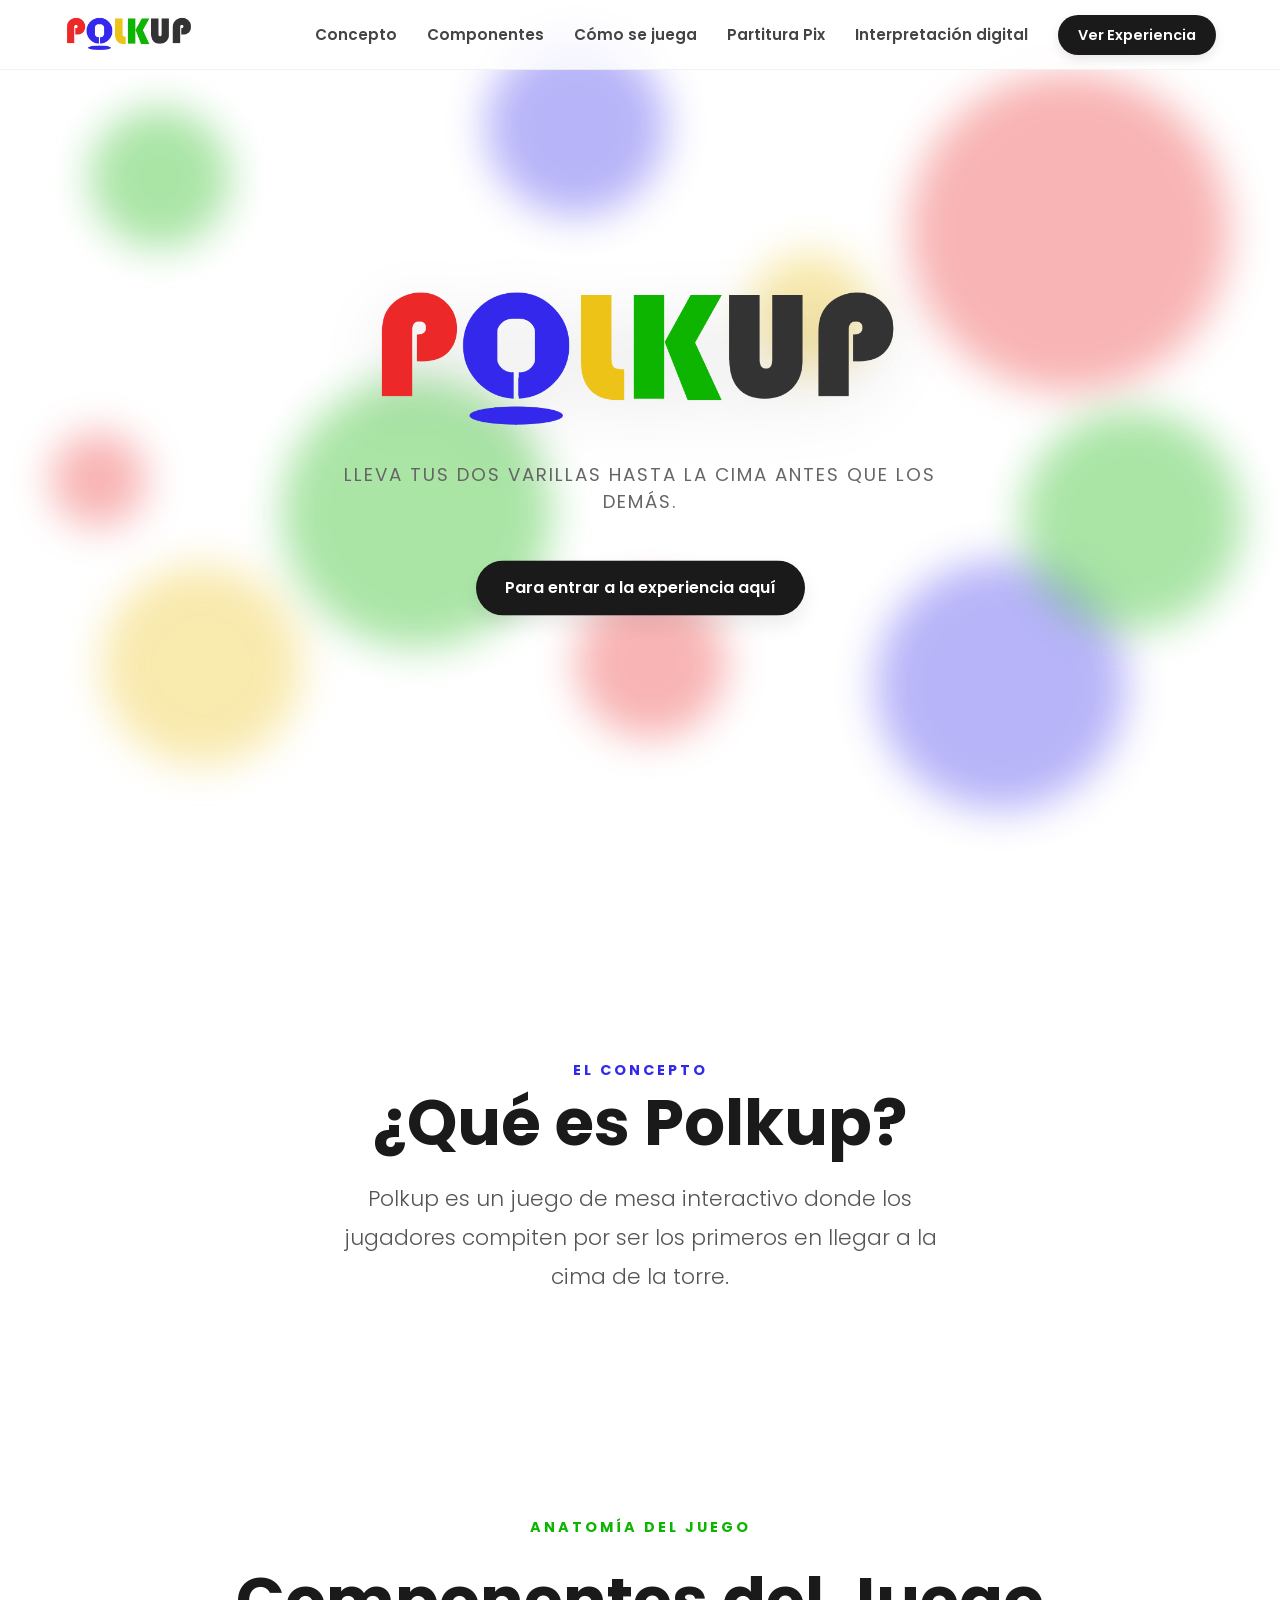
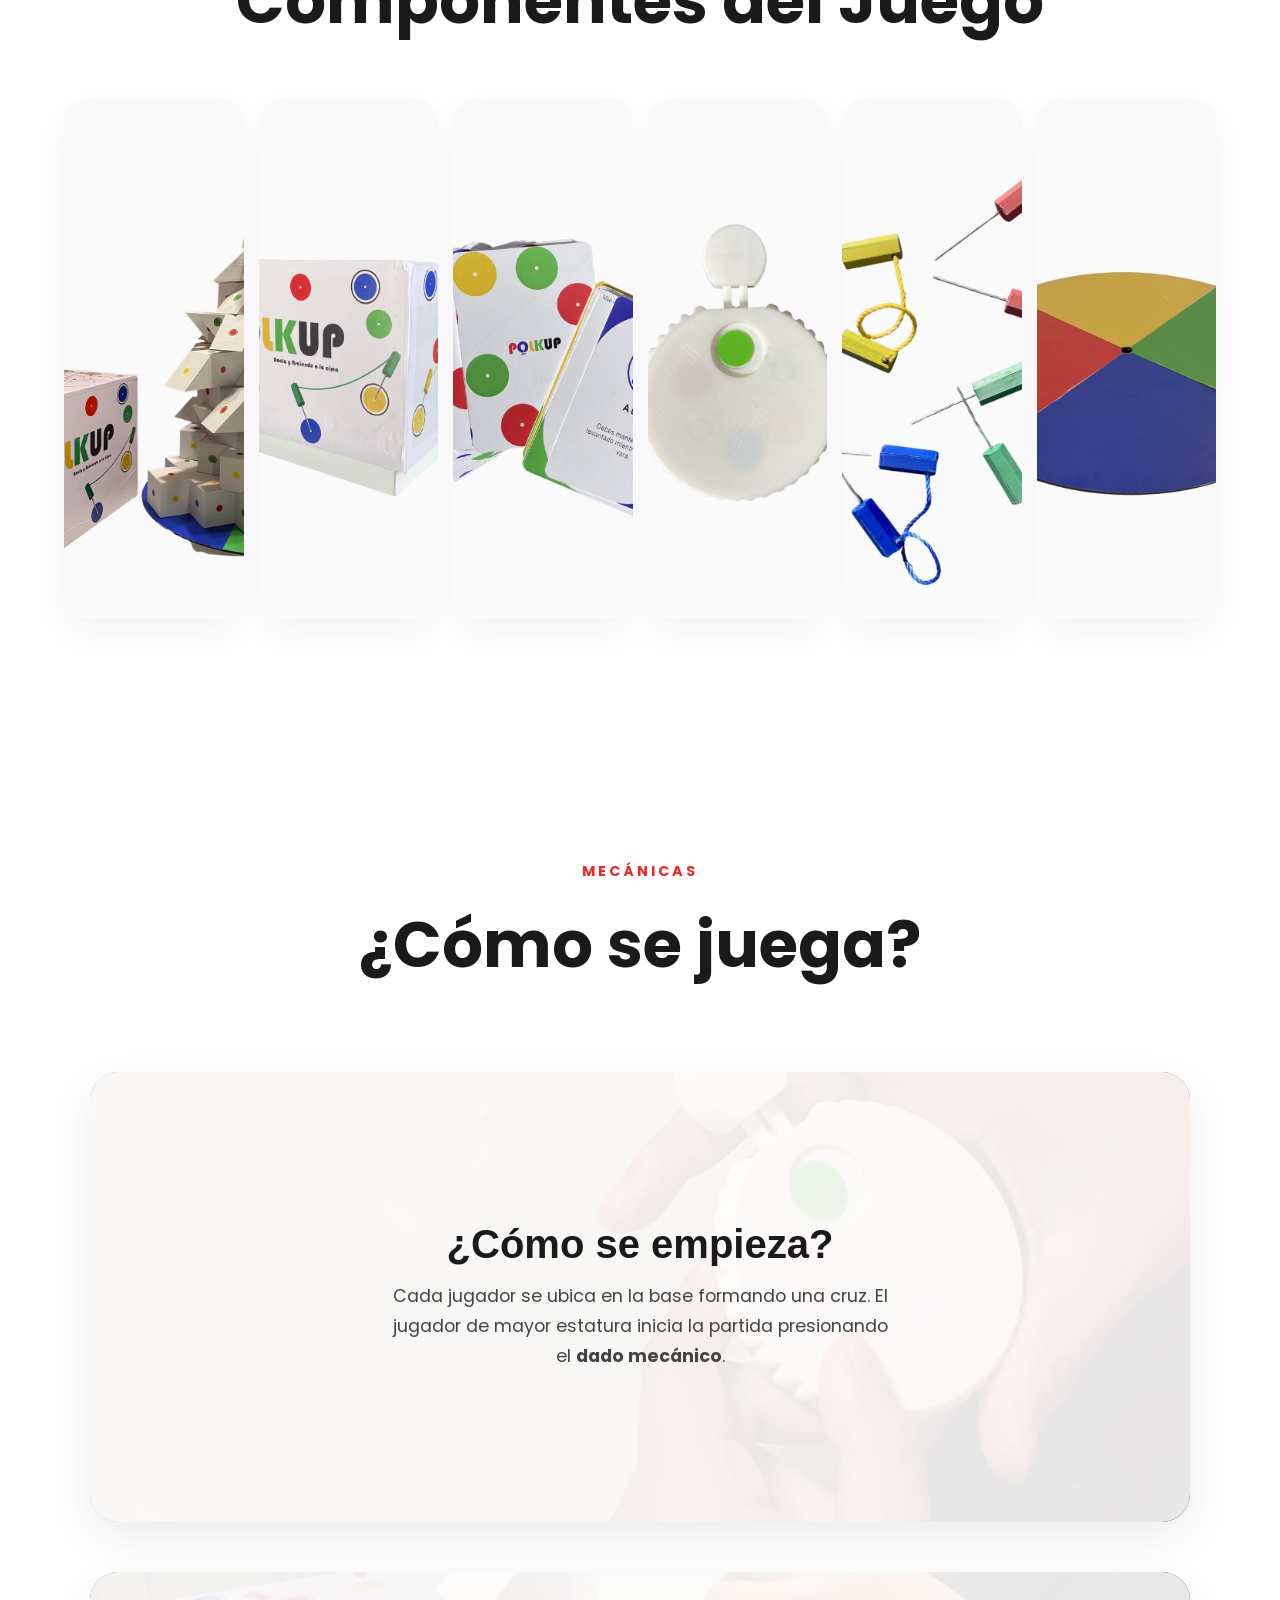
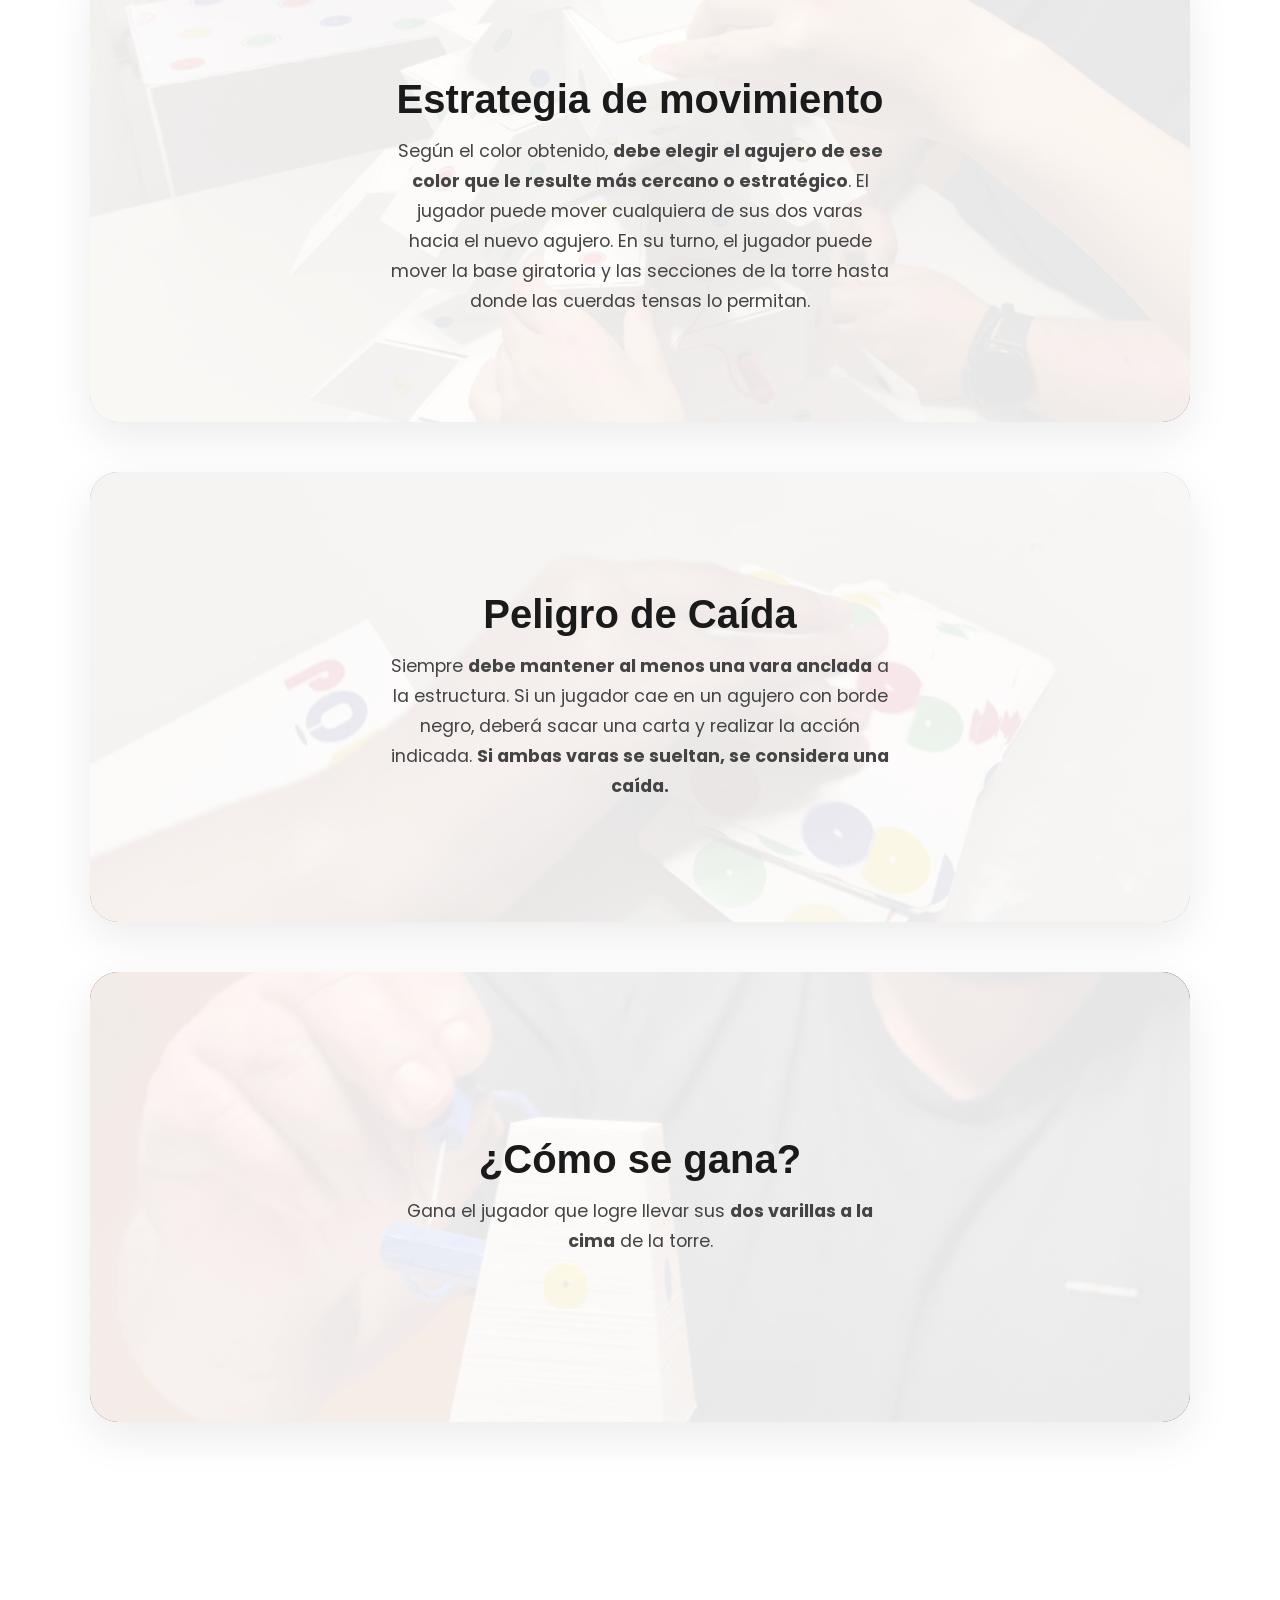
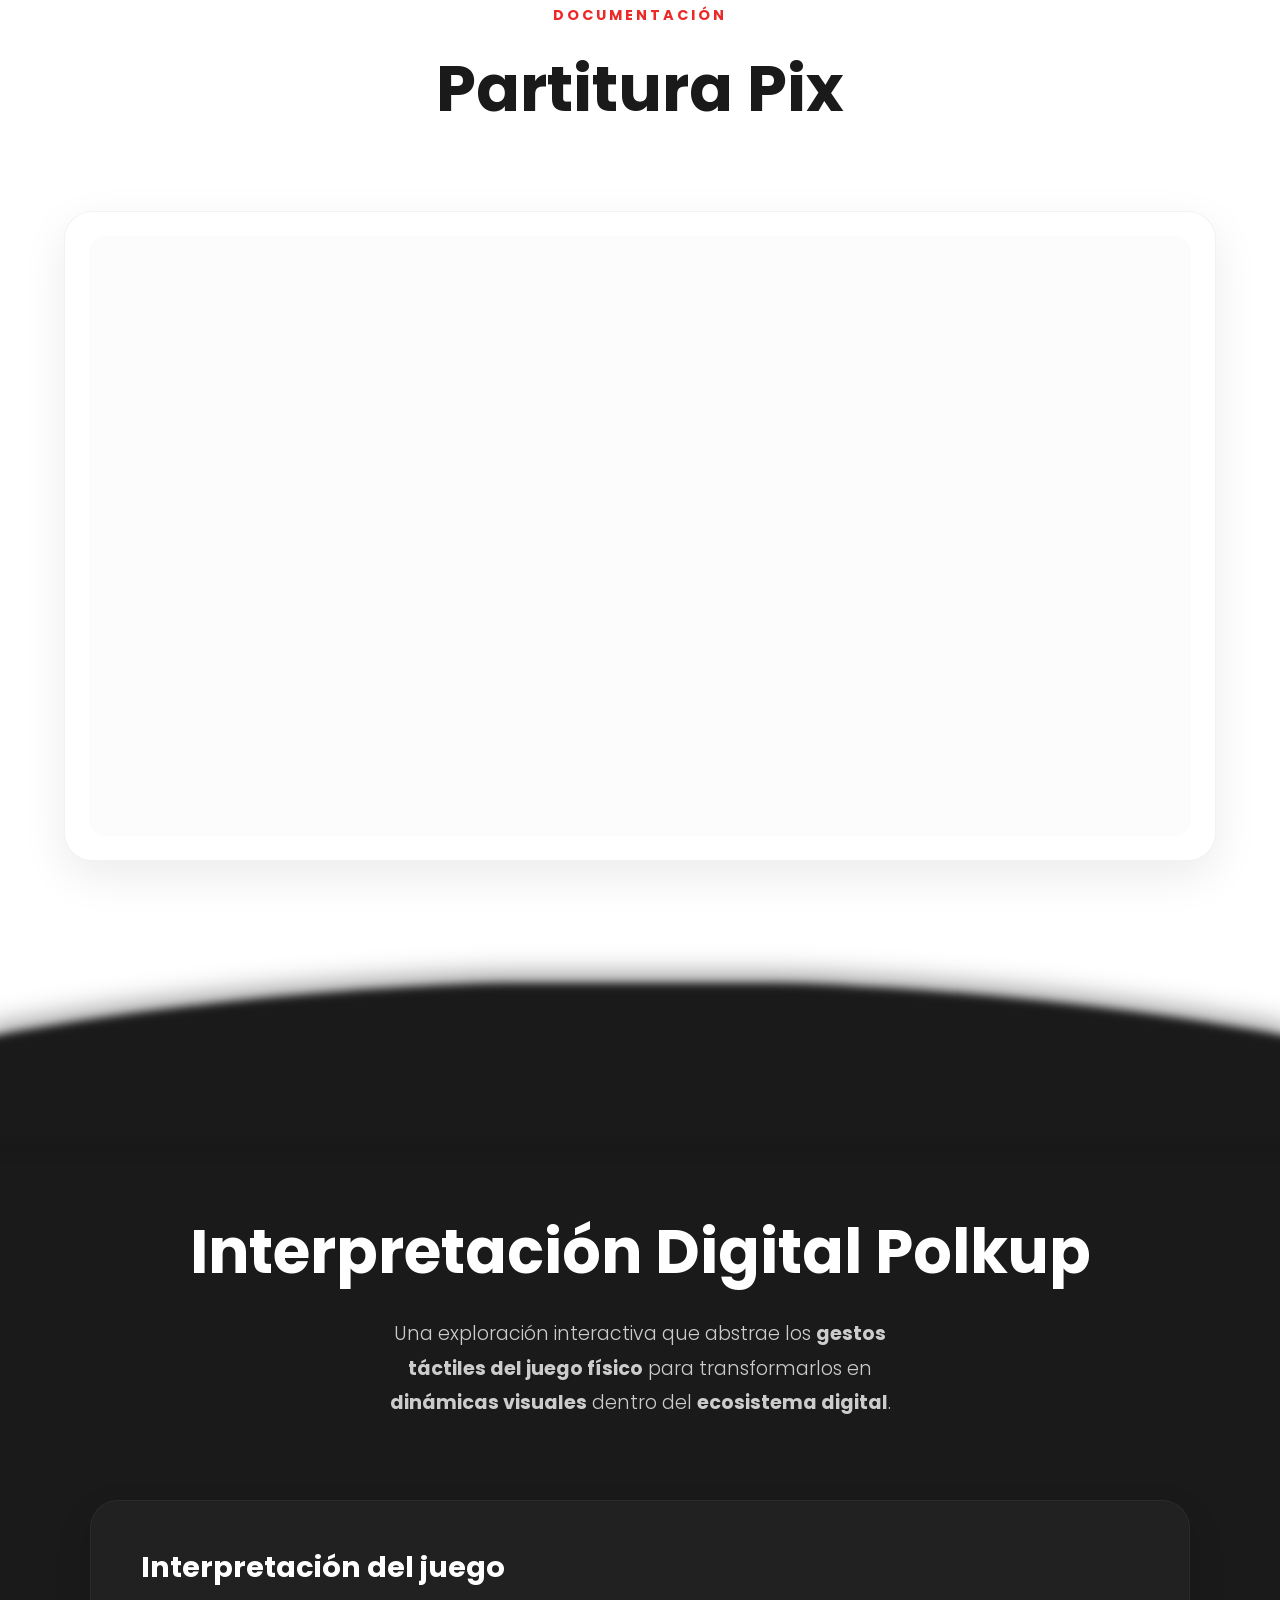
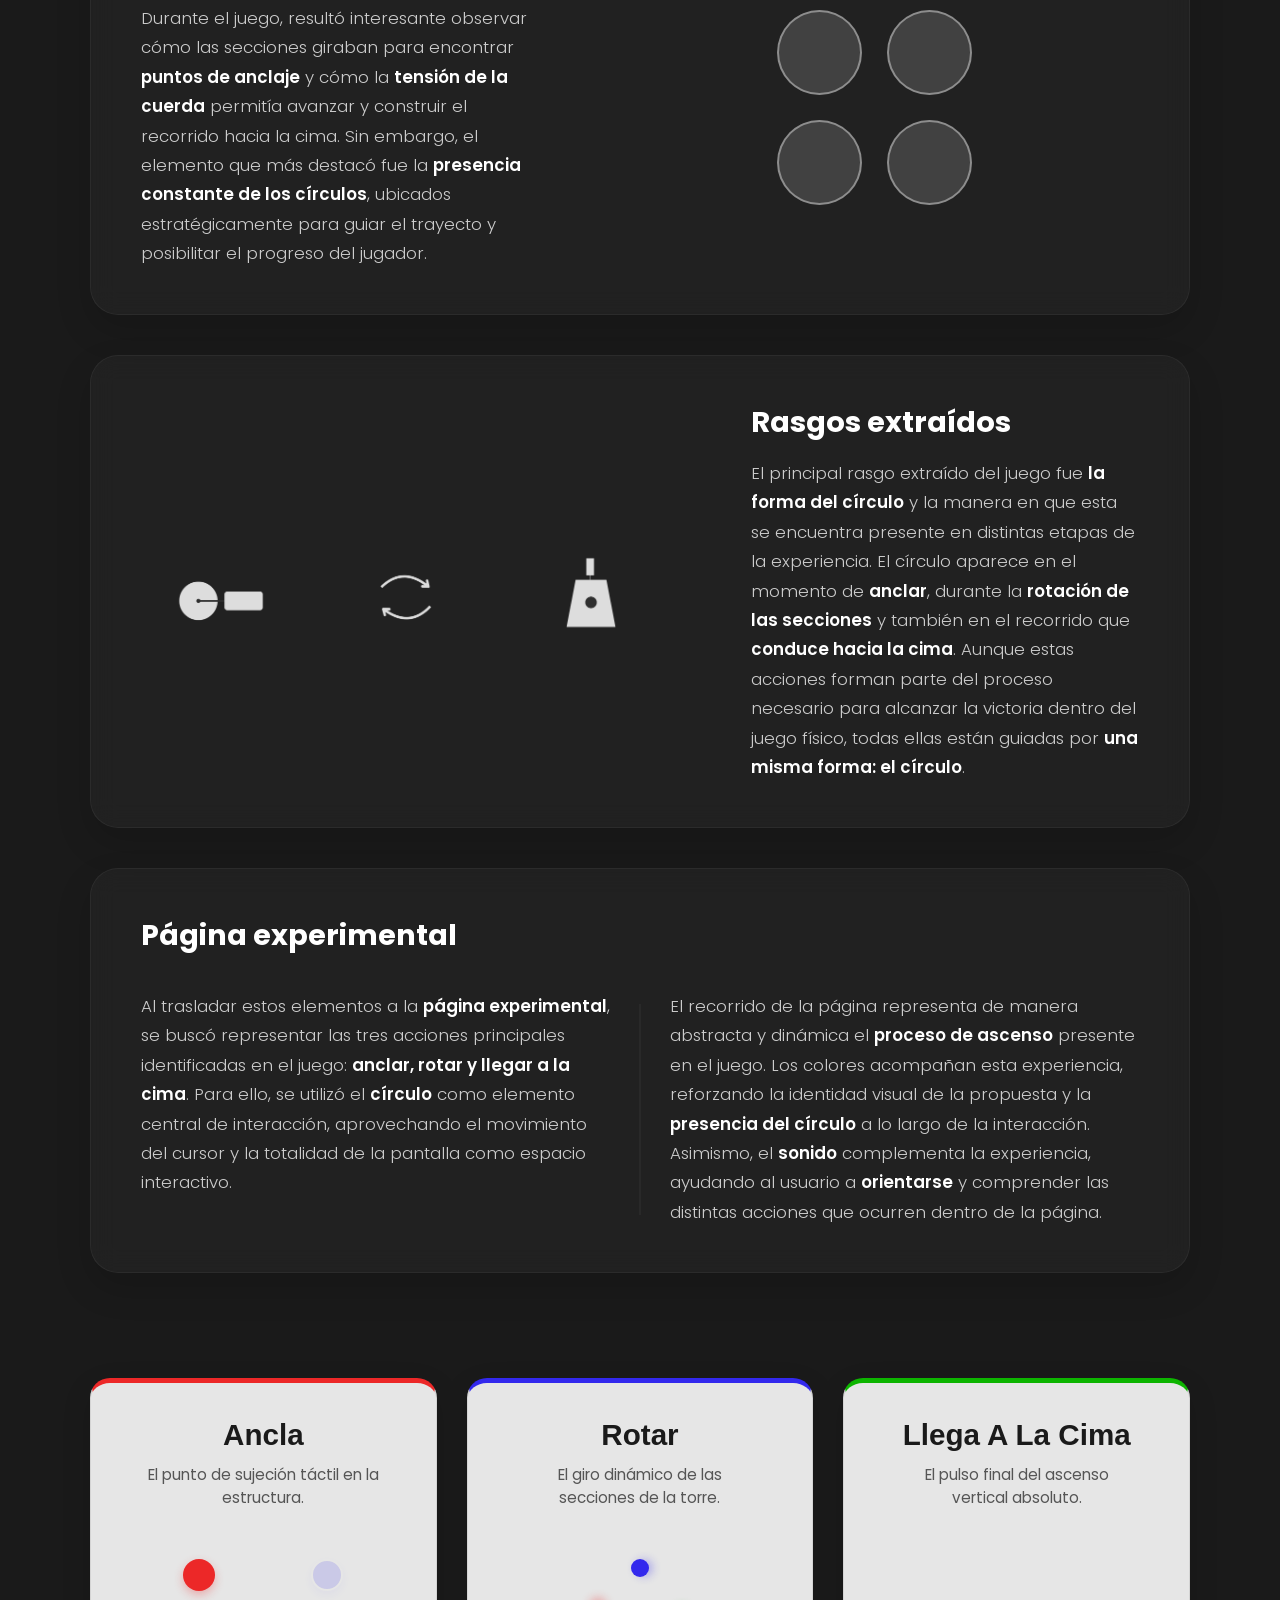
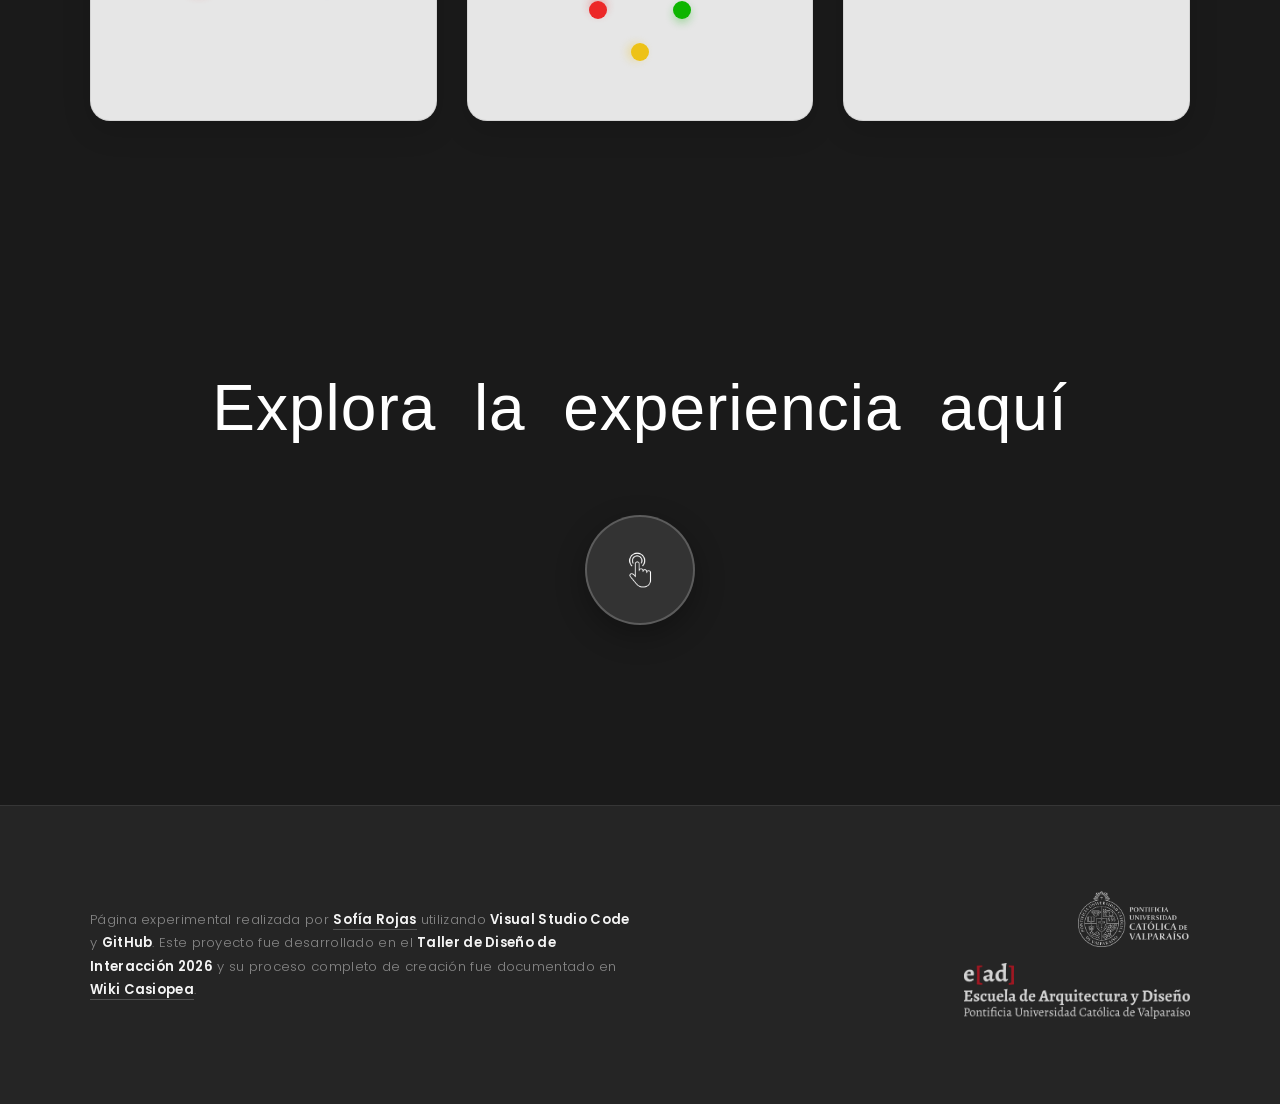
<file: index.html>
﻿<!DOCTYPE html>
<html lang="es">
<head>
    <meta charset="UTF-8">
    <meta name="viewport" content="width=device-width, initial-scale=1.0">
    <title>PolkUp</title>
    
    <link rel="preconnect" href="https://fonts.googleapis.com">
    <link rel="preconnect" href="https://fonts.gstatic.com" crossorigin>
    <link href="https://fonts.googleapis.com/css2?family=Poppins:wght@300;400;500;600;700&display=swap" rel="stylesheet">
    <link rel="stylesheet" href="style.css">
</head>
<body>

    <!-- Menú de Navegación Fijo (Header) -->
    <nav class="nav-header">
        <div class="nav-container">
            <a href="#inicio" class="nav-brand">
                <img src="assets/logopolkupsfondo.png" alt="PolkUp" class="nav-brand-logo">
            </a>
            <ul class="nav-links">
                <li><a href="#concepto">Concepto</a></li>
                <li><a href="#anatomia">Componentes</a></li>
                <li><a href="#mecanicas">Cómo se juega</a></li>
                <li><a href="#partitura-pdf">Partitura Pix</a></li>
                <li><a href="#experimental">Interpretación digital</a></li>
                <li><a href="experimental.html" class="nav-btn">Ver Experiencia</a></li>
            </ul>
        </div>
    </nav>

    <header id="inicio" class="hero-parallax">
        <div class="circle circle-1"></div>
        <div class="circle circle-2"></div>
        <div class="circle circle-3"></div>
        <div class="circle circle-4"></div>
        <div class="circle circle-5"></div>
        <div class="circle circle-6"></div>
        <div class="circle circle-7"></div>
        <div class="circle circle-8"></div>
        <div class="circle circle-9"></div>
        <div class="circle circle-10"></div>
        
        <div class="brand-container">
            <img src="assets/logopolkupsfondo.png" alt="Logo PolkUp" class="main-logo">
            <p class="hero-slogan">Lleva tus dos varillas hasta la cima antes que los demás.</p>
            <a href="experimental.html" class="hero-btn">Para entrar a la experiencia aquí</a>
        </div>
    </header>

    <section id="concepto" class="que-es-polkup-section-simple">
        <div class="polkup-content-simple reveal">
            <span class="pre-title-blue">EL CONCEPTO</span>
            <h2>¿Qué es Polkup?</h2>
            <p>
                Polkup es un juego de mesa interactivo donde los jugadores compiten por ser los primeros en llegar a la cima de la torre.
            </p>
        </div>
    </section>
    
    <section id="anatomia" class="interactive-gallery-section">
        <span class="pre-title-green reveal">ANATOMÍA DEL JUEGO</span>
        <h2 class="reveal">Componentes del Juego</h2>

        <div class="accordion-gallery reveal">
            <div class="accordion-item" style="--bg-img: url('assets/Polkup_imagen_estructura (1).png');">
                <div class="accordion-content">
                    <h3>Estructura</h3>
                    <p>Estructura final del juego Polkup.</p>
                </div>
            </div>
            <div class="accordion-item" style="--bg-img: url('assets/Polkup_imagen_caja.png');">
                <div class="accordion-content">
                    <h3>La Caja</h3>
                    <p>Caja del juego Polkup, donde se almacenan y organizan las piezas que componen el juego.</p>
                </div>
            </div>
            <div class="accordion-item" style="--bg-img: url('assets/Polkup_imagen_cartas.png');">
                <div class="accordion-content">
                    <h3>Cartas</h3>
                    <p>Cartas del juego Polkup con iconografía oficial.</p>
                </div>
            </div>
            <div class="accordion-item" style="--bg-img: url('assets/Polkup_imagen_dado.png');">
                <div class="accordion-content">
                    <h3>Dado Mecánico</h3>
                    <p>Dado mecánico del juego Polkup.</p>
                </div>
            </div>
            <div class="accordion-item" style="--bg-img: url('assets/Polkup_imagen_varas.png');">
                <div class="accordion-content">
                    <h3>Varas de Ascenso</h3>
                    <p>Varas de cuatro colores unidas por cuerdas, utilizadas para subir por la torre.</p>
                </div>
            </div>
            <div class="accordion-item" style="--bg-img: url('assets/Polkup_imagen_mesa.png');">
                <div class="accordion-content">
                    <h3>Mesa Giratoria</h3>
                    <p>Mesa giratoria con divisiones de cuatro colores.</p>
                </div>
            </div>
        </div>
    </section>

    <section id="mecanicas" class="gif-text-section">
        <div class="section-header-center reveal">
            <span class="pre-title-red">MECÁNICAS</span>
            <h2>¿Cómo se juega?</h2>
        </div>
        <div class="gif-block reveal" style="--gif-url: url('assets/polkup_dado_1.gif');">
            <div class="text-content">
                <h3>¿Cómo se empieza?</h3>
                <p>Cada jugador se ubica en la base formando una cruz. El jugador de mayor estatura inicia la partida presionando el <b>dado mecánico</b>.</p>
            </div>
        </div>

        <div class="gif-block reveal" style="--gif-url: url('assets/polkup_rotar_2.gif');">
            <div class="text-content">
                <h3>Estrategia de movimiento</h3>
                <p>Según el color obtenido, <b>debe elegir el agujero de ese
color que le resulte más cercano o estratégico</b>. El jugador
puede mover cualquiera de sus dos varas hacia el nuevo agujero. En su turno, el jugador puede mover la base giratoria
y las secciones de la torre hasta donde las cuerdas tensas lo permitan.</p>
            </div>
        </div>

        <div class="gif-block reveal" style="--gif-url: url('assets/polkup_cartas_3.gif');">
            <div class="text-content">
                <h3>Peligro de Caída</h3>
                <p>Siempre <b>debe mantener al menos una vara anclada</b> a
la estructura. Si un jugador cae en un agujero con borde negro, deberá
sacar una carta y realizar la acción indicada.
<b>Si ambas varas se sueltan, se considera una caída.</b></p>
            </div>
        </div>
        
        <div class="gif-block reveal" style="--gif-url: url('assets/polkup_cima_4.gif');">
            <div class="text-content">
                <h3>¿Cómo se gana?</h3>
                <p>Gana el jugador que logre llevar sus <b>dos varillas a la cima</b> de la torre.</p>
            </div>
        </div>
    </section>

    <!-- SECCIÓN 4.5: PARTITURA DE PIX (INTERACTIVO) -->
    <section id="partitura-pdf" class="pdf-section reveal">
        <div class="section-header-center">
            <span class="pre-title-red">DOCUMENTACIÓN</span>
            <h2>Partitura Pix</h2>
        </div>
        <div class="pdf-wrapper">
            <iframe src="https://eadpucv.github.io/pix/#!/import/[base64]/[base64]" width="100%" height="600" frameborder="0"></iframe>
        </div>
    </section>

   <!-- SECCIÓN 5: PLACA OSCURA INTEGRADORA -->
    <section id="experimental" class="dark-footer-container">
        <svg class="dark-arc-top" viewBox="0 0 1440 150" preserveAspectRatio="none" xmlns="http://www.w3.org/2000/svg">
            <path d="M0,150 L1440,150 L1440,50 C1000,-20 440,-20 0,50 Z" fill="#1A1A1A"/>
        </svg>

        <div class="dark-footer-body">
            
            <!-- CABECERA PRINCIPAL (CENTRADA ORIGINAL) -->
            <div class="dark-main-header reveal">
                <span class="pre-title-dark">PROYECTO EXPERIMENTAL</span>
                <h2 class="dark-section-title-center">Interpretación Digital Polkup</h2>
                <p class="dark-section-text-center">Una exploración interactiva que abstrae los <b>gestos táctiles del juego físico</b> para transformarlos en <b>dinámicas visuales</b> dentro del <b>ecosistema digital</b>.</p>
            </div>

            <!-- BLOQUES DE TARJETAS HORIZONTALES -->
            <div class="dark-cards-stack">
                
                <!-- CARD 1: Interpretación del juego -->
                <div class="info-card-block reveal">
                    <div class="info-card-text">
                        <h3>Interpretación del juego</h3>
                        <p>Durante el juego, resultó interesante observar cómo las secciones giraban para encontrar <b>puntos de anclaje</b> y cómo la <b>tensión de la cuerda</b> permitía avanzar y construir el recorrido hacia la cima. Sin embargo, el elemento que más destacó fue la <b>presencia constante de los círculos</b>, ubicados estratégicamente para guiar el trayecto y posibilitar el progreso del jugador.</p>
                    </div>
                    <div class="info-card-aside">
                        <div class="circles-grid-2x2">
                            <div class="color-circle circle-red"></div>
                            <div class="color-circle circle-yellow"></div>
                            <div class="color-circle circle-blue"></div>
                            <div class="color-circle circle-green"></div>
                        </div>
                    </div>
                </div>

                <!-- CARD 2: Rasgos extraídos -->
                <div class="info-card-block reveal">
                    <div class="info-card-aside">
                        <div class="mechanics-icons-container">
                            <div class="mech-icon-wrapper">
                                <img src="assets/anclar_polkup-fisico.png" alt="Anclar" class="mech-img-icon">
                            </div>
                            <div class="mech-icon-wrapper">
                                <img src="assets/rotar_polkup_fisico.png" alt="Rotar" class="mech-img-icon">
                            </div>
                            <div class="mech-icon-wrapper">
                                <img src="assets/llegaralacima_polkup_fisico.png" alt="Llegar a la Cima" class="mech-img-icon">
                            </div>
                        </div>
                    </div>
                    <div class="info-card-text">
                        <h3>Rasgos extraídos</h3>
                        <p>El principal rasgo extraído del juego fue <b>la forma del círculo</b> y la manera en que esta se encuentra presente en distintas etapas de la experiencia. El círculo aparece en el momento de <b>anclar</b>, durante la <b>rotación de las secciones</b> y también en el recorrido que <b>conduce hacia la cima</b>. Aunque estas acciones forman parte del proceso necesario para alcanzar la victoria dentro del juego físico, todas ellas están guiadas por <b>una misma forma: el círculo</b>.</p>
                    </div>
                </div>

                <!-- CARD 3: Página experimental -->
                <div class="info-card-block vertical reveal">
                    <h3>Página experimental</h3>
                    <div class="experimental-two-columns">
                        <div class="exp-column">
                            <p>Al trasladar estos elementos a la <b>página experimental</b>, se buscó representar las tres acciones principales identificadas en el juego: <b>anclar, rotar y llegar a la cima</b>. Para ello, se utilizó el <b>círculo</b> como elemento central de interacción, aprovechando el movimiento del cursor y la totalidad de la pantalla como espacio interactivo.</p>
                        </div>
                        <div class="exp-column">
                            <p>El recorrido de la página representa de manera abstracta y dinámica el <b>proceso de ascenso</b> presente en el juego. Los colores acompañan esta experiencia, reforzando la identidad visual de la propuesta y la <b>presencia del círculo</b> a lo largo de la interacción. Asimismo, el <b>sonido</b> complementa la experiencia, ayudando al usuario a <b>orientarse</b> y comprender las distintas acciones que ocurren dentro de la página.</p>
                        </div>
                    </div>
                </div>

            </div>

            <!-- NUEVA SECCIÓN DE MECÁNICAS ABSTRACTAS DE CÍRCULOS (FUERA DE LAS TARJETAS DE TEXTO) -->
            <div class="abstract-mechanics-grid reveal">
                
                <!-- 1. ANCLA -->
                <div class="mechanic-card card-ancla">
                    <h4>Ancla</h4>
                    <p>El punto de sujeción táctil en la estructura.</p>
                    <div class="animation-container container-ancla">
                        <div class="circle-node node-1"></div>
                        <div class="dotted-line"></div>
                        <div class="circle-node node-2"></div>
                    </div>
                </div>

                <!-- 2. ROTACIÓN -->
                <div class="mechanic-card card-rota">
                    <h4>Rotar</h4>
                    <p>El giro dinámico de las secciones de la torre.</p>
                    <div class="animation-container container-rotar">
                        <div class="dots-ring">
                            <div class="ring-dot dot-1"></div>
                            <div class="ring-dot dot-2"></div>
                            <div class="ring-dot dot-3"></div>
                            <div class="ring-dot dot-4"></div>
                        </div>
                    </div>
                </div>

                <!-- 3. LLEGA A LA CIMA -->
                <div class="mechanic-card card-cima">
                    <h4>Llega a la Cima</h4>
                    <p>El pulso final del ascenso vertical absoluto.</p>
                    <div class="animation-container container-cima">
                        <div class="pulsing-circle pc-1"></div>
                        <div class="pulsing-circle pc-2"></div>
                    </div>
                </div>

            </div>
            
            <!-- ACCIÓN FINAL -->
            <p class="rainbow-text reveal">
                <span>E</span><span>x</span><span>p</span><span>l</span><span>o</span><span>r</span><span>a</span><span>&nbsp;</span>
                <span>l</span><span>a</span><span>&nbsp;</span>
                <span>e</span><span>x</span><span>p</span><span>e</span><span>r</span><span>i</span><span>e</span><span>n</span><span>c</span><span>i</span><span>a</span><span>&nbsp;</span>
                <span>a</span><span>q</span><span>u</span><span>í</span>
            </p>

            <div class="image-button-container reveal">
                <a href="experimental.html" class="custom-interactive-btn">
                    <!-- Lupa de círculos de colores difusos que se activa en hover -->
                    <div class="btn-inner-glow">
                        <div class="glow-dot dot-blue"></div>
                        <div class="glow-dot dot-yellow"></div>
                        <div class="glow-dot dot-red"></div>
                        <div class="glow-dot dot-green"></div>
                    </div>
                    <!-- Pictograma subido en color blanco -->
                    <img src="assets/pictograma-touch-boton.png" alt="Icono Pulsar" class="btn-icon-img">
                </a>
            </div>

            <!-- COLOFÓN DE LA PÁGINA -->
            <footer class="colofon-section">
                <div class="colofon-container">
                    <p>Página experimental realizada por <a href="https://wiki.ead.pucv.cl/Sof%C3%ADa_Rojas" target="_blank" class="colofon-link"><strong>Sofía Rojas</strong></a> utilizando <strong>Visual Studio Code</strong> y <strong>GitHub</strong>. Este proyecto fue desarrollado en el <strong>Taller de Diseño de Interacción 2026</strong> y su proceso completo de creación fue documentado en <a href="https://wiki.ead.pucv.cl/U3_Taller_IxD_-_Sof%C3%ADa_Rojas" target="_blank" class="colofon-link"><strong>Wiki Casiopea</strong></a>.</p>
                    <div class="colofon-logo-container">
                        <img src="assets/LOGO-PUCV-PCS-BLANCO.png" alt="Logo Universidad" class="colofon-logo">
                        <img src="assets/Ead_logo_fondo_2019_color.png" alt="Logo EAD" class="colofon-logo ead-logo">
                    </div>
                </div>
            </footer>
        </div>
    </section>

    <script src="script.js"></script>
</body>
</html>
</file>
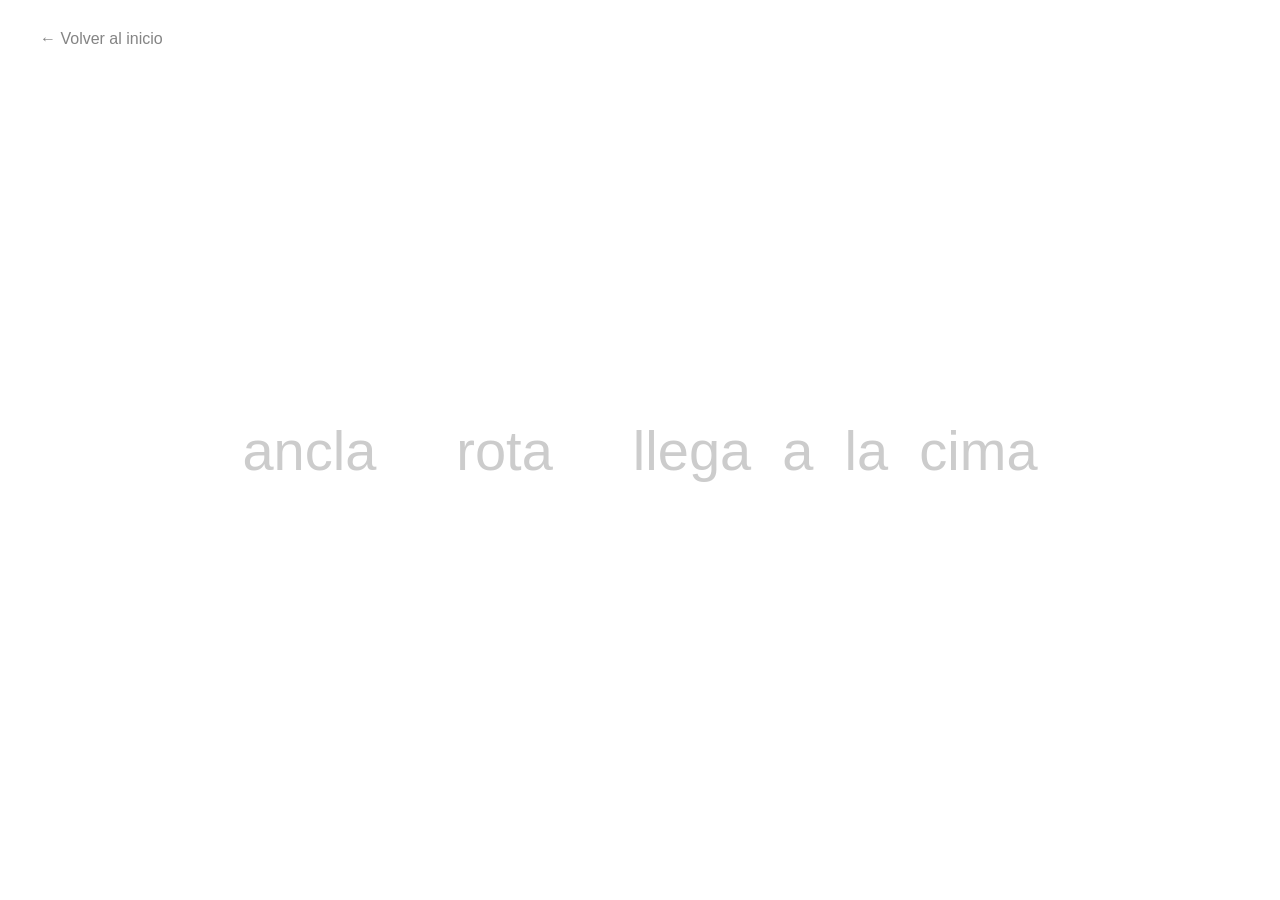
<file: experimental.html>
<!DOCTYPE html>
<html lang="es">
<head>
    <meta charset="UTF-8">
    <meta name="viewport" content="width=device-width, initial-scale=1.0">
    <title>Polkup - Página Experimental</title>
    
    <link rel="stylesheet" href="style.css">
    <link rel="stylesheet" href="experimental.css">
</head>
<body>

    <!-- Botón Global de Control de Sonido -->
    <button id="sound-toggle" class="sound-toggle-btn muted">
        <span class="sound-icon">🔇</span> <span class="sound-label">Activar Sonido</span>
    </button>

    <section id="screen-menu" class="experimental-screen active">
        <a href="index.html" class="back-to-landing">← Volver al inicio</a>

        <div class="menu-experimental-container">
            <button class="menu-btn btn-ancla" data-target="screen-ancla">
                <span>a</span><span>n</span><span>c</span><span>l</span><span>a</span>
            </button>
            
            <button class="menu-btn btn-rota" data-target="screen-rota">
                <span>r</span><span>o</span><span>t</span><span>a</span>
            </button>
            
            <button class="menu-btn btn-cima" data-target="screen-cima">
                <span>l</span><span>l</span><span>e</span><span>g</span><span>a</span><span>&nbsp;</span>
                <span>a</span><span>&nbsp;</span>
                <span>l</span><span>a</span><span>&nbsp;</span>
                <span>c</span><span>i</span><span>m</span><span>a</span>
            </button>
        </div>
    </section>

    <!-- PANTALLA 1: ANCLAR -->
    <section id="screen-ancla" class="experimental-screen">
        <button class="back-to-menu">← Volver al menú</button>
        
        <div class="instructions-overlay">
            <p>Mueve el mouse cerca de los círculos para revelar el camino. Sigue la <strong>línea brújula</strong> y haz clic en el círculo objetivo activo.</p>
        </div>

        <div class="canvas-fullscreen-container">
            <canvas id="canvasAncla"></canvas>
        </div>
    </section>

    <!-- PANTALLA 2: ROTAR -->
    <section id="screen-rota" class="experimental-screen">
        <button class="back-to-menu">← Volver al menú</button>
        
        <!-- Panel de Control para Rotación -->
        <div class="control-panel-rota">
            <h3>Rotación de Secciones</h3>
            <p>Haz clic en cualquier anillo para invertir su sentido de giro.</p>
            <div class="slider-container">
                <label for="speed-slider">Velocidad: <span id="speed-label">1.0x</span></label>
                <input type="range" id="speed-slider" min="0.1" max="3" step="0.1" value="1">
            </div>
        </div>

        <div class="canvas-fullscreen-container">
            <canvas id="canvasRota"></canvas>
        </div>
    </section>

    <!-- PANTALLA 3: LLEGA A LA CIMA -->
    <section id="screen-cima" class="experimental-screen">
        <button class="back-to-menu">← Volver al menú</button>
        
        <!-- Contador de Arcos Especiales -->
        <div class="arch-counter-container">
            <span class="counter-title">ARCOS COMPLETADOS</span>
            <div class="counter-slots">
                <div class="counter-slot" id="slot-0"></div>
                <div class="counter-slot" id="slot-1"></div>
                <div class="counter-slot" id="slot-2"></div>
                <div class="counter-slot" id="slot-3"></div>
                <div class="counter-slot" id="slot-4"></div>
                <div class="counter-slot" id="slot-5"></div>
                <div class="counter-slot" id="slot-6"></div>
            </div>
        </div>

        <!-- Pantalla de Victoria / Cima Conquistada -->
        <div id="summit-overlay" class="summit-overlay">
            <div class="summit-modal-clean">
                <button id="btn-restart-climb" class="victory-btn">Reiniciar</button>
                <button id="btn-back-menu-victory" class="victory-btn secondary">Volver al Menú</button>
            </div>
        </div>

        <div class="canvas-fullscreen-container">
            <canvas id="canvasCima"></canvas>
        </div>
    </section>

    <!-- Filtro SVG para el efecto pegajoso (Gooey) en la fusión de victoria -->
    <svg xmlns="http://www.w3.org/2000/svg" version="1.1" style="position: absolute; width: 0; height: 0; pointer-events: none;">
        <defs>
            <filter id="polkup-gooey">
                <feGaussianBlur in="SourceGraphic" stdDeviation="12" result="blur" />
                <feColorMatrix in="blur" mode="matrix" values="1 0 0 0 0  0 1 0 0 0  0 0 1 0 0  0 0 0 26 -9" />
            </filter>
        </defs>
    </svg>

    <script src="interaction-engine.js"></script>
</body>
</html>
</file>
<file: style.css>
﻿/* --- VARIABLES DE COLOR --- */
:root {
    --color-verde: #0DB500;
    --color-rojo: #EC2828;
    --color-amarillo: #EDC217;
    --color-azul: #3329ED;
    --color-texto-oscuro: #1A1A1A;
    --color-fondo: #ffffff;
}

/* --- REGLAS GENERALES --- */
html {
    scroll-behavior: smooth;
    scroll-padding-top: 70px; /* Evita que el header tape las secciones */
}

* {
    margin: 0;
    padding: 0;
    box-sizing: border-box;
}

body {
    font-family: 'Poppins', sans-serif;
    background-color: var(--color-fondo);
    color: var(--color-texto-oscuro);
    overflow-x: hidden;
    -webkit-font-smoothing: antialiased;
}

/* --- NUEVO SISTEMA DE JERARQUÍAS --- */
h1 {
    font-family: 'Bauhaus 93', 'Arial Black', sans-serif; 
    color: var(--color-texto-oscuro);
    letter-spacing: -0.5px;
}

h2 {
    font-family: 'Poppins', sans-serif;
    font-weight: 700;
    color: var(--color-texto-oscuro);
}

h3, h4 {
    font-family: 'Poppins', sans-serif;
    font-weight: 600;
    color: var(--color-texto-oscuro);
}

/* Micro-título que va ARRIBA del título principal */
.pre-title-blue {
    font-family: 'Poppins', sans-serif;
    font-size: 0.9rem;
    font-weight: 700;
    text-transform: uppercase;
    letter-spacing: 3px;
    color: var(--color-azul);
    margin-bottom: 10px;
    display: inline-block;
}
.pre-title-red {
    font-family: 'Poppins', sans-serif;
    font-size: 0.9rem;
    font-weight: 700;
    text-transform: uppercase;
    letter-spacing: 3px;
    color: var(--color-rojo);
    margin-bottom: 15px;
    display: inline-block;
}
.pre-title-green {
    font-family: 'Poppins', sans-serif;
    font-size: 0.9rem;
    font-weight: 700;
    text-transform: uppercase;
    letter-spacing: 3px;
    color: var(--color-verde);
    margin-bottom: 15px;
    display: inline-block;
}
.pre-title-yellow {
    font-family: 'Poppins', sans-serif;
    font-size: 0.9rem;
    font-weight: 700;
    text-transform: uppercase;
    letter-spacing: 3px;
    color: var(--color-amarillo);
    margin-bottom: 15px;
    display: inline-block;
}

/* --- SECCIÓN 1: HERO PARALLAX --- */
.hero-parallax {
    position: relative;
    height: 100vh;
    width: 100%;
    display: flex;
    justify-content: center;
    align-items: center;
    overflow: hidden;
    background-color: var(--color-fondo);
}

.brand-container {
    position: absolute;
    top: 50%;
    left: 50%;
    transform: translate(-50%, -50%);
    z-index: 99; 
    text-align: center;
    display: flex;
    flex-direction: column;
    align-items: center;
    gap: 20px;
    width: 100%;
    max-width: 700px;
    padding: 0 20px;
}

.main-logo {
    width: 100%;
    max-width: 540px; 
    height: auto;
    filter: drop-shadow(0px 15px 30px rgba(0, 0, 0, 0.08)); 
}

.hero-slogan {
    font-size: 1.15rem;
    font-weight: 400;
    letter-spacing: 2px;
    text-transform: uppercase; 
    color: #666666;
}

/* --- 10 CÍRCULOS DE FONDO --- */
.circle {
    position: absolute;
    border-radius: 50%;
    opacity: 0.35; 
    filter: blur(20px); 
    will-change: transform;
    z-index: 1;
    transition: transform 0.5s ease, opacity 0.5s ease, filter 0.5s ease;
}
.circle:hover {
    transform: scale(1.15) !important;
    opacity: 0.65;
    filter: blur(8px);
}
.circle-1  { width: 140px; height: 140px; top: 12%; left: 7%;  background-color: var(--color-verde); animation: float1 12s ease-in-out infinite; }
.circle-2  { width: 320px; height: 320px; top: 8%;  right: 4%; background-color: var(--color-rojo); animation: float2 18s ease-in-out infinite; }
.circle-3  { width: 200px; height: 200px; bottom: 15%; left: 8%; background-color: var(--color-amarillo); animation: float3 14s ease-in-out infinite; }
.circle-4  { width: 250px; height: 250px; bottom: 10%; right: 12%; background-color: var(--color-azul); animation: float4 16s ease-in-out infinite; }
.circle-5  { width: 95px;  height: 95px;  top: 48%; left: 4%;  background-color: var(--color-rojo); animation: float1 10s ease-in-out infinite; }
.circle-6  { width: 180px; height: 180px; top: 4%;   left: 38%; background-color: var(--color-azul); animation: float2 15s ease-in-out infinite; }
.circle-7  { width: 220px; height: 220px; bottom: 30%; right: 3%; background-color: var(--color-verde); animation: float3 17s ease-in-out infinite; }
.circle-8  { width: 120px; height: 120px; top: 28%; right: 32%; background-color: var(--color-amarillo); animation: float4 13s ease-in-out infinite; }
.circle-9  { width: 150px; height: 150px; bottom: 18%; left: 45%; background-color: var(--color-rojo); animation: float1 11s ease-in-out infinite; }
.circle-10 { width: 270px; height: 270px; top: 42%; left: 22%; background-color: var(--color-verde); animation: float2 20s ease-in-out infinite; }

@keyframes float1 {
    0%, 100% { transform: translateY(0) translateX(0); }
    50% { transform: translateY(-25px) translateX(15px); }
}
@keyframes float2 {
    0%, 100% { transform: translateY(0) translateX(0); }
    50% { transform: translateY(30px) translateX(-20px); }
}
@keyframes float3 {
    0%, 100% { transform: translateY(0) translateX(0); }
    50% { transform: translateY(-20px) translateX(-15px); }
}
@keyframes float4 {
    0%, 100% { transform: translateY(0) translateX(0); }
    50% { transform: translateY(25px) translateX(20px); }
}

/* --- SECCIÓN 2: ¿QUÉ ES POLKUP? --- */
.que-es-polkup-section-simple {
    width: 100%;
    padding: 160px 20px 100px 20px; /* Más espacio para que respire */
    background-color: #ffffff;
    display: flex;
    justify-content: center;
    align-items: center; 
}

.polkup-content-simple {
    max-width: 800px; 
    text-align: center; 
    display: flex;
    flex-direction: column;
    align-items: center; 
}

.polkup-content-simple h2 {
    font-size: 4rem; 
    margin-bottom: 25px;
    line-height: 1;
}

.polkup-content-simple p {
    font-size: 1.35rem; 
    font-weight: 300; 
    line-height: 1.8; 
    color: #555555;
    max-width: 650px; /* Alrededor de 10 palabras por línea */
}

/* --- SECCIÓN 3: GALERÍA DE ACORDEÓN --- */
.interactive-gallery-section {
    padding: 120px 0;
    background-color: #ffffff;
    width: 100%;
    display: flex;
    flex-direction: column;
    align-items: center;
}

.interactive-gallery-section h2 {
    font-size: 4rem;
    margin-bottom: 50px;
    text-align: center;
}

.accordion-gallery {
    display: flex;
    width: 90%;
    max-width: 1200px;
    height: 520px;
    gap: 15px;
}

.accordion-item {
    flex: 1;
    position: relative;
    border-radius: 24px; /* Bordes más redondeados premium */
    overflow: hidden;
    background-image: var(--bg-img);
    background-position: center;
    background-repeat: no-repeat;
    background-size: cover;
    cursor: pointer;
    transition: flex 0.6s cubic-bezier(0.25, 1, 0.5, 1), opacity 0.4s ease;
    box-shadow: 0 15px 35px rgba(0, 0, 0, 0.05);
}

.accordion-item::before {
    content: '';
    position: absolute;
    top: 0; left: 0; width: 100%; height: 100%;
    background: linear-gradient(to top, rgba(0, 0, 0, 0.5) 0%, transparent 80%);
    z-index: 1;
    opacity: 0;
    transition: opacity 0.5s ease;
}

.accordion-content {
    position: absolute;
    bottom: 0; left: 0; width: 100%;
    padding: 35px;
    z-index: 2;
    color: #ffffff;
    opacity: 0;
    transform: translateY(20px);
    transition: opacity 0.4s ease, transform 0.5s cubic-bezier(0.25, 1, 0.5, 1);
    pointer-events: none;
}

.accordion-content h3 {
    color: #ffffff !important;
    font-size: 1.8rem;
    margin-bottom: 8px;
}

.accordion-content p {
    font-size: 1rem;
    font-weight: 300;
    line-height: 1.4;
    opacity: 0.85;
}

.accordion-gallery:hover .accordion-item { flex: 0.5; opacity: 0.5; }
.accordion-gallery .accordion-item:hover { flex: 4; opacity: 1; }
.accordion-item:hover::before { opacity: 1; }
.accordion-item:hover .accordion-content {
    opacity: 1;
    transform: translateY(0);
    transition-delay: 0.1s;
}

/* --- SECCIÓN 4: PASOS / GIFS --- */
.gif-text-section {
    padding: 120px 0;
    background-color: var(--color-fondo);
    display: flex;
    flex-direction: column;
    gap: 50px; 
}

.section-header-center {
    text-align: center;
    margin-bottom: 30px;
}

.section-header-center h2 {
    font-size: 4rem;
}

.gif-block {
    position: relative;
    height: 50vh;
    width: 90%; 
    max-width: 1100px;
    margin: 0 auto; 
    display: flex;
    justify-content: center;
    align-items: center;
    text-align: center;
    padding: 60px;
    overflow: hidden;
    border-radius: 28px; 
    box-shadow: 0 15px 45px rgba(0, 0, 0, 0.08); 
    background-image: var(--gif-url);
    background-attachment: fixed;
    background-position: center;
    background-repeat: no-repeat;
    background-size: cover;
    cursor: pointer;
}

.gif-block::before {
    content: '';
    position: absolute;
    top: 0; left: 0; width: 100%; height: 100%;
    background: rgba(255, 255, 255, 0.90); 
    z-index: 1;
    transition: opacity 0.5s ease; 
}

.text-content {
    position: relative;
    z-index: 2;
    max-width: 550px;
    transition: opacity 0.4s ease; 
}

/* Numeración gigante para marcar jerarquía */
.step-number {
    font-size: 1.1rem;
    font-weight: 700;
    color: var(--color-azul);
    display: block;
    margin-bottom: 5px;
    font-family: 'Poppins', sans-serif;
}

.text-content h3 {
    font-family: 'Bauhaus 93', 'Arial Black', sans-serif;
    font-size: 2.5rem;
    margin-bottom: 15px;
}

.text-content p {
    font-size: 1.1rem;
    line-height: 1.7;
    font-weight: 400; 
    color: #444444 !important;
    max-width: 500px; /* Cuadro de texto un poco más ancho */
    margin: 0 auto; /* Centrado horizontal */
}

.gif-block:hover::before,
.gif-block:hover .text-content {
    opacity: 0;
}

/* --- SECCIÓN 4.5: PARTITURA DE PIX (PDF) --- */
.pdf-section {
    padding: 60px 0 120px 0;
    background-color: var(--color-fondo);
    display: flex;
    flex-direction: column;
    align-items: center;
    gap: 45px;
}

.pdf-wrapper {
    width: 90%;
    max-width: 1200px; /* Alineado con el margen de la página (e.g. galería y secciones) */
    border-radius: 28px;
    overflow: hidden;
    box-shadow: 0 15px 45px rgba(0, 0, 0, 0.08);
    background-color: #ffffff;
    border: 1px solid rgba(0, 0, 0, 0.05);
    padding: 24px;
}

.pdf-wrapper iframe {
    display: block;
    width: 100%;
    height: 600px;
    border: none;
    border-radius: 16px;
    background-color: #fcfcfc;
}

/* --- SECCIÓN 5: PLACA OSCURA INTEGRADORA --- */
.dark-footer-container {
    position: relative;
    width: 100%;
    margin-top: 140px; 
    z-index: 10; 
}

.dark-arc-top {
    position: absolute;
    top: -132px; 
    left: -1%;
    width: 102%;
    height: 150px;
    z-index: 11; 
    filter: drop-shadow(0px -8px 12px rgba(0, 0, 0, 0.4)) blur(4px);
    transform: scaleY(1.08);
}

.dark-footer-body {
    background-color: #1A1A1A;
    width: 100%;
    padding: 60px 20px 120px 20px; 
    display: flex;
    flex-direction: column;
    gap: 80px; /* Separación balanceada */
}

/* CABECERA PRINCIPAL CENTRADA */
.dark-main-header {
    width: 100%;
    max-width: 1100px;
    margin: 0 auto;
    text-align: center;
}

.dark-section-title-center {
    font-size: 3.8rem;
    color: #ffffff !important;
    margin-bottom: 20px;
}

.dark-section-text-center {
    font-size: 1.2rem;
    font-weight: 300;
    color: #cccccc !important;
    max-width: 550px; /* Alrededor de 10 palabras por línea */
    margin: 0 auto;
    line-height: 1.8;
}

/* --- NUEVA DIAGRAMACIÓN DE TARJETAS HORIZONTALES (PLACA OSCURA) --- */
.dark-cards-stack {
    display: flex;
    flex-direction: column;
    gap: 40px;
    width: 90%;
    max-width: 1100px;
    margin: 0 auto 10px auto;
}

.info-card-block {
    background: rgba(255, 255, 255, 0.03);
    border: 1px solid rgba(255, 255, 255, 0.05);
    border-radius: 28px;
    padding: 45px 50px;
    display: flex;
    gap: 80px; /* Aumentado de 50px a 80px para empujar el texto a la derecha */
    align-items: center;
    backdrop-filter: blur(12px);
    -webkit-backdrop-filter: blur(12px);
    box-shadow: 0 15px 35px rgba(0, 0, 0, 0.15);
    transition: border-color 0.3s ease;
}

.info-card-block:hover {
    border-color: rgba(255, 255, 255, 0.1);
}

.info-card-block.vertical {
    flex-direction: column;
    align-items: flex-start;
    gap: 20px;
}

.info-card-text {
    flex: 1;
}

.info-card-block h3 {
    font-family: 'Poppins', sans-serif;
    font-weight: 700;
    font-size: 1.8rem;
    color: #ffffff !important;
    margin-bottom: 15px;
}

.info-card-text p {
    font-size: 1.05rem;
    font-weight: 300;
    color: #cccccc !important;
    line-height: 1.75;
    max-width: 500px; /* Cuadro de texto un poco más ancho */
}

.info-card-text p b,
.info-card-text p strong,
.exp-column p b,
.exp-column p strong {
    font-weight: 600; /* Semi-bold (más liviano que 700) */
    color: #ffffff !important; /* Blanco puro para destacar del color #cccccc */
}

.info-card-aside {
    display: flex;
    justify-content: center;
    align-items: center;
    min-width: 530px; /* Aumentado a 530px para acomodar los elementos más grandes */
}

/* Rejilla de círculos 2x2 */
/* Rejilla de círculos 2x2 */
.circles-grid-2x2 {
    display: grid;
    grid-template-columns: 1fr 1fr;
    gap: 25px; /* Separación entre círculos */
    justify-content: center;
}

.color-circle {
    width: 85px; /* Aumentado de 75px a 85px */
    height: 85px;
    border-radius: 50%;
    cursor: pointer;
    background-color: rgba(255, 255, 255, 0.15); /* Inicialmente blanco translúcido */
    border: 2.5px solid rgba(255, 255, 255, 0.4); /* Borde blanco */
    transition: all 0.3s cubic-bezier(0.25, 1, 0.5, 1);
}

.color-circle:hover { 
    transform: scale(1.15); 
}

/* Encendido interactivo en hover con sus respectivos colores PolkUp */
.circle-red:hover {
    background-color: var(--color-rojo);
    border-color: var(--color-rojo);
    box-shadow: 0 0 25px rgba(236, 40, 40, 0.7);
}
.circle-yellow:hover {
    background-color: var(--color-amarillo);
    border-color: var(--color-amarillo);
    box-shadow: 0 0 25px rgba(237, 194, 23, 0.7);
}
.circle-blue:hover {
    background-color: var(--color-azul);
    border-color: var(--color-azul);
    box-shadow: 0 0 25px rgba(51, 41, 237, 0.7);
}
.circle-green:hover {
    background-color: var(--color-verde);
    border-color: var(--color-verde);
    box-shadow: 0 0 25px rgba(13, 181, 0, 0.7);
}

/* Contenedor de iconos SVG */
.mechanics-icons-container {
    display: flex;
    gap: 25px; /* Aumentado de 20px a 25px */
    align-items: center;
    justify-content: center;
}

.mech-icon-wrapper {
    width: 160px; /* Elementos más grandes aún (160px) */
    height: 160px;
    display: flex;
    align-items: center;
    justify-content: center;
    background: transparent; /* Sin cuadro contenedor visible */
    border: none; /* Sin bordes */
    transition: all 0.3s ease;
    padding: 0; /* Sin espaciado interno */
}

.mech-icon-wrapper:hover {
    transform: scale(1.15) translateY(-5px); /* Animación premium interactiva */
}

.mech-svg-icon,
.mech-img-icon {
    width: 100%;
    height: 100%;
    object-fit: contain;
    opacity: 0.85;
    transition: opacity 0.3s ease;
}

.mech-icon-wrapper:hover .mech-svg-icon,
.mech-icon-wrapper:hover .mech-img-icon {
    opacity: 1;
}

/* Rejilla de dos columnas para Card 3 */
.experimental-two-columns {
    display: grid;
    grid-template-columns: 1fr 1fr;
    gap: 60px; /* Aumentado de 40px a 60px para mejor organización visual */
    width: 100%;
    position: relative;
}

/* Divisor vertical sutil entre las columnas del texto experimental */
.experimental-two-columns::after {
    content: '';
    position: absolute;
    top: 5%;
    bottom: 5%;
    left: 50%;
    width: 1px;
    background: rgba(255, 255, 255, 0.08);
    transform: translateX(-50%);
}

.exp-column p {
    font-size: 1.05rem;
    font-weight: 300;
    color: #cccccc !important;
    line-height: 1.75;
    max-width: 480px; /* Cuadro de texto un poco más ancho */
}


/* ====================================================
   🔮 SECCIÓN DE MECÁNICAS DE CÍRCULOS ABSTRACTOS (FUERA DE LAS TARJETAS)
   ==================================================== */
.abstract-mechanics-grid {
    display: grid;
    grid-template-columns: 1fr 1fr 1fr;
    gap: 30px;
    width: 100%;
    max-width: 1100px;
    margin: 15px auto 0 auto; /* Más pegado a las tarjetas de arriba */
}

/* Detalles de color superior en tarjetas del laboratorio */
.card-ancla {
    border-top: 5px solid var(--color-rojo) !important;
}
.card-rota {
    border-top: 5px solid var(--color-azul) !important;
}
.card-cima {
    border-top: 5px solid var(--color-verde) !important;
}

.mechanic-card {
    background: #E6E6E6; /* Fondo gris claro tipo maqueta */
    border: 1px solid rgba(0, 0, 0, 0.08);
    border-radius: 20px;
    padding: 35px 30px;
    text-align: center;
    display: flex;
    flex-direction: column;
    align-items: center;
    transition: all 0.4s cubic-bezier(0.16, 1, 0.3, 1);
    cursor: default;
    text-decoration: none;
    box-shadow: 0 10px 30px rgba(0, 0, 0, 0.12);
}

.mechanic-card:hover {
    background: #F0F0F0; /* Más claro al hover */
    border-color: rgba(0, 0, 0, 0.15);
    transform: translateY(-8px);
    box-shadow: 0 15px 35px rgba(0, 0, 0, 0.2);
}
.mechanic-card:hover h4 {
    color: #1A1A1A !important;
}
.mechanic-card:hover p {
    color: #555555 !important;
}

.mechanic-card h4 {
    font-family: 'Bauhaus 93', 'Arial Black', sans-serif;
    text-transform: capitalize;
    color: #1A1A1A !important; /* Texto oscuro */
    font-size: 1.85rem;
    margin-bottom: 12px;
    transition: color 0.3s ease;
}
/* Mantenemos el color oscuro original del h4 incluso en hover */

.mechanic-card p {
    display: block; 
    font-size: 0.95rem;
    font-weight: 400;
    color: #555555 !important; /* Texto oscuro secundario */
    margin-bottom: 25px;
    line-height: 1.5;
    max-width: 240px; /* Alrededor de 10 palabras por línea en tarjetas */
}

/* Contenedor común para el lienzo de animación */
.animation-container {
    width: 100%;
    height: 150px;
    position: relative;
    display: flex;
    justify-content: center;
    align-items: center;
    overflow: hidden;
}

/* --- 1. ANIMACIÓN: ANCLA (LÍNEA PUNTEADA AL HOVER) --- */
.container-ancla {
    position: relative;
    width: 180px;
    height: 80px;
}
.circle-node {
    width: 32px; /* Elementos más visibles */
    height: 32px;
    border-radius: 50%;
    position: absolute;
    top: 50%;
    transform: translateY(-50%);
    z-index: 2;
    transition: all 0.5s cubic-bezier(0.25, 1, 0.5, 1);
}
.node-1 {
    left: 10px;
    background-color: var(--color-rojo);
    box-shadow: 0 4px 10px rgba(236, 40, 40, 0.3);
}
.node-2 {
    right: 10px;
    background-color: var(--color-azul);
    border: 2.5px solid #E6E6E6; /* Combina con el fondo de tarjeta */
    box-shadow: 0 4px 10px rgba(51, 41, 237, 0.3);
    opacity: 0.15; /* Casi invisible inicialmente */
    z-index: 2;
}
.dotted-line {
    width: 0; /* Empieza en 0 para dibujarse hacia la derecha */
    height: 3px;
    border-bottom: 3.5px dashed rgba(0, 0, 0, 0.2); /* Oscuro para contraste en tarjeta clara */
    position: absolute;
    left: 42px; /* Inicia justo después del node-1 */
    top: 50%;
    transform: translateY(-50%);
    z-index: 1;
    opacity: 0;
    transition: width 0.6s cubic-bezier(0.25, 1, 0.5, 1), opacity 0.4s ease;
}

/* Hover - Revela línea y segundo nodo */
.mechanic-card:hover .dotted-line {
    width: 96px; /* Ajustado para unir los dos nodos */
    opacity: 1;
    border-bottom-color: rgba(0, 0, 0, 0.6);
}
.mechanic-card:hover .node-2 {
    opacity: 1;
    transform: translateY(-50%) scale(1.15); /* Efecto pop */
}
.mechanic-card:hover .node-1 {
    transform: translateY(-50%) scale(1.15);
}

/* --- 2. ANIMACIÓN: ROTAR (ANILLO DE CÍRCULOS) --- */
.container-rotar {
    display: flex;
    justify-content: center;
    align-items: center;
}
.dots-ring {
    width: 110px;
    height: 110px;
    position: relative;
    border-radius: 50%;
    animation: spinClockwise 5s linear infinite;
    animation-play-state: paused;
    transition: transform 0.3s ease;
}
.ring-dot {
    width: 18px; /* Círculos más grandes */
    height: 18px;
    border-radius: 50%;
    position: absolute;
    top: 50%;
    left: 50%;
    transform-origin: center;
}
/* Distribución en círculo de 4 puntos (Verde, Amarillo, Rojo, Azul) */
.dot-1 { transform: translate(-50%, -50%) rotate(0deg) translate(42px); background-color: var(--color-verde); box-shadow: 0 4px 8px rgba(13, 181, 0, 0.3); }
.dot-2 { transform: translate(-50%, -50%) rotate(90deg) translate(42px); background-color: var(--color-amarillo); box-shadow: 0 4px 8px rgba(237, 194, 23, 0.3); }
.dot-3 { transform: translate(-50%, -50%) rotate(180deg) translate(42px); background-color: var(--color-rojo); box-shadow: 0 4px 8px rgba(236, 40, 40, 0.3); }
.dot-4 { transform: translate(-50%, -50%) rotate(270deg) translate(42px); background-color: var(--color-azul); box-shadow: 0 4px 8px rgba(51, 41, 237, 0.3); }

/* Hover - Giran */
.mechanic-card:hover .dots-ring {
    animation-play-state: running;
    transform: scale(1.1);
}

@keyframes spinClockwise {
    from { transform: rotate(0deg); }
    to { transform: rotate(360deg); }
}

/* --- 3. ANIMACIÓN: CIMA (UN CÍRCULO CON UN COLOR QUE SE AGRANDA PERO NO BRILLE) --- */
.container-cima {
    display: flex;
    justify-content: center;
    align-items: center;
    position: relative;
}
.pulsing-circle {
    position: absolute;
    width: 70px;
    height: 70px;
    border-radius: 50%;
    background-color: var(--color-verde); /* Círculo con un color (verde) sin degradados ni bordes */
    opacity: 0;
    box-shadow: none; /* Sin brillo */
    border: none; /* Sin borde */
    animation: zoomPulse 2s cubic-bezier(0.16, 1, 0.3, 1) infinite;
    animation-play-state: paused;
}
.pc-1 {
    animation-delay: 0s;
}
.pc-2 {
    animation-delay: 1s; /* Desfase continuo de túnel */
}

/* Hover - Avanza hacia la pantalla */
.mechanic-card:hover .pulsing-circle {
    animation-play-state: running;
}

@keyframes zoomPulse {
    0% {
        transform: scale(0.15); /* Al principio es chico */
        opacity: 0;
    }
    15% {
        opacity: 1; /* Se hace visible */
    }
    80% {
        opacity: 0.8;
    }
    100% {
        transform: scale(1.8); /* Luego se agranda */
        opacity: 0;
    }
}


/* --- TEXTO ARCOÍRIS FINAL --- */
.rainbow-text {
    font-family: 'Bauhaus 93', 'Arial Black', sans-serif;
    font-size: 4rem; 
    color: #ffffff;  
    text-align: center;
    margin-top: 170px; /* Aumentado a 170px para dar más espacio de respiración */
    margin-bottom: -10px;
    letter-spacing: 1px;
    user-select: none; 
}

.rainbow-text span {
    display: inline-block;
    transition: color 0.2s ease, transform 0.2s ease; 
}
.rainbow-text span:hover { transform: translateY(-6px); }
.rainbow-text span:nth-child(4n+1):hover { color: var(--color-rojo); }
.rainbow-text span:nth-child(4n+2):hover { color: var(--color-amarillo); }
.rainbow-text span:nth-child(4n+3):hover { color: var(--color-azul); }
.rainbow-text span:nth-child(4n+4):hover { color: var(--color-verde); }

.image-button-container {
    display: flex;
    justify-content: center; 
    align-items: center;
    width: 100%;
    position: relative;
}

/* --- BOTÓN EXPERIMENTAL PERSONALIZADO EN HTML/CSS --- */
.custom-interactive-btn {
    position: relative;
    width: 110px; /* Tamaño del círculo */
    height: 110px;
    border-radius: 50%;
    background-color: #333333; /* Fondo gris oscuro solicitado */
    border: 2px solid rgba(255, 255, 255, 0.2);
    display: flex;
    justify-content: center;
    align-items: center;
    overflow: hidden; /* Mantiene la lupa de colores DENTRO del círculo */
    cursor: pointer;
    box-shadow: 0 10px 30px rgba(0, 0, 0, 0.3);
    transition: transform 0.4s cubic-bezier(0.16, 1, 0.3, 1), border-color 0.4s ease;
    z-index: 10;
}

/* Efecto lupa de colores (blur) interno */
.btn-inner-glow {
    position: absolute;
    top: 50%;
    left: 50%;
    transform: translate(-50%, -50%) scale(0.2);
    width: 140px;
    height: 140px;
    opacity: 0;
    transition: opacity 0.4s cubic-bezier(0.16, 1, 0.3, 1), transform 0.4s cubic-bezier(0.16, 1, 0.3, 1);
    pointer-events: none;
    z-index: 1;
    filter: blur(18px); /* Difumina de manera potente los círculos internos */
}

/* Círculos individuales de colores en el interior */
.glow-dot {
    position: absolute;
    width: 55px;
    height: 55px;
    border-radius: 50%;
}
.dot-blue {
    top: 20px;
    left: 20px;
    background-color: var(--color-azul);
}
.dot-yellow {
    top: 20px;
    right: 20px;
    background-color: var(--color-amarillo);
}
.dot-red {
    bottom: 20px;
    left: 20px;
    background-color: var(--color-rojo);
}
.dot-green {
    bottom: 20px;
    right: 20px;
    background-color: var(--color-verde);
}

.btn-icon-img {
    width: 54px; /* Tamaño del pictograma touch */
    height: auto;
    display: block;
    z-index: 2; /* Por delante del halo de color */
    filter: brightness(0) invert(1); /* Convierte el pictograma negro en blanco puro */
    transition: transform 0.4s cubic-bezier(0.16, 1, 0.3, 1);
}

/* Hover Effects */
.custom-interactive-btn:hover {
    transform: scale(1.1); /* Crece levemente */
    border-color: rgba(255, 255, 255, 0.55); /* El borde se ilumina */
    box-shadow: 0 15px 40px rgba(0, 0, 0, 0.4);
}

.custom-interactive-btn:hover .btn-inner-glow {
    opacity: 1;
    transform: translate(-50%, -50%) scale(1.2); /* La lupa de colores crece dentro */
}

.custom-interactive-btn:hover .btn-icon-img {
    transform: scale(1.08) translateY(-2px); /* El pictograma reacciona en hover */
}

/* --- MENÚ DE NAVEGACIÓN (HEADER) --- */
.nav-header {
    position: fixed;
    top: 0;
    left: 0;
    width: 100%;
    background: rgba(255, 255, 255, 0.85);
    backdrop-filter: blur(10px);
    -webkit-backdrop-filter: blur(10px);
    border-bottom: 1px solid rgba(0, 0, 0, 0.05);
    z-index: 1000;
    height: 70px;
    display: flex;
    align-items: center;
    transition: all 0.3s ease;
}

.nav-container {
    width: 90%;
    max-width: 1200px;
    margin: 0 auto;
    display: flex;
    justify-content: space-between;
    align-items: center;
}

.nav-brand {
    display: flex;
    align-items: center;
    text-decoration: none;
}

.nav-brand-logo {
    height: 38px;
    width: auto;
}

.nav-links {
    display: flex;
    list-style: none;
    gap: 30px;
    align-items: center;
    margin: 0;
    padding: 0;
}

.nav-links a {
    text-decoration: none;
    color: #444;
    font-family: 'Poppins', sans-serif;
    font-weight: 550;
    font-size: 0.95rem;
    transition: color 0.2s ease;
}

.nav-links a:hover {
    color: var(--color-azul);
}

.nav-links .nav-btn {
    background: #1A1A1A;
    color: #fff !important;
    padding: 10px 20px;
    border-radius: 30px;
    font-size: 0.9rem;
    font-weight: 600;
    box-shadow: 0 4px 12px rgba(0,0,0,0.1);
    transition: all 0.3s ease;
}

.nav-links .nav-btn:hover {
    background: var(--color-azul);
    color: #fff !important;
    transform: translateY(-2px);
    box-shadow: 0 8px 20px rgba(51, 41, 237, 0.25);
}

/* --- BOTÓN DE HÉROE --- */
.hero-btn {
    margin-top: 25px;
    background: #1A1A1A;
    color: #fff;
    padding: 14px 28px;
    border-radius: 30px;
    text-decoration: none;
    font-family: 'Poppins', sans-serif;
    font-weight: 600;
    font-size: 1rem;
    box-shadow: 0 10px 20px rgba(0, 0, 0, 0.08);
    transition: all 0.3s ease;
    border: 1px solid rgba(0,0,0,0.1);
    z-index: 100;
}

.hero-btn:hover {
    background: var(--color-azul);
    transform: translateY(-2px);
    box-shadow: 0 15px 30px rgba(51, 41, 237, 0.25);
    color: #fff;
}

/* --- COLOFÓN DE LA PÁGINA (FOOTER DE TEXTO CON LOGO) --- */
.colofon-section {
    background-color: #252525; /* Bloque más claro que el fondo #1A1A1A */
    width: calc(100% + 40px); /* Ocupa todo el ancho de la pantalla (compensando padding del contenedor padre) */
    margin-left: -20px;
    margin-right: -20px;
    margin-bottom: -120px; /* Alineación perfecta al borde inferior del contenedor padre */
    margin-top: 100px;
    padding: 85px 0; /* Aumentado para dar más altura al pie de página */
    border-top: 1px solid rgba(255, 255, 255, 0.08); /* Línea blanca transparente */
}

.colofon-container {
    width: 90%;
    max-width: 1100px;
    margin: 0 auto;
    display: flex;
    justify-content: space-between;
    align-items: center;
    gap: 40px;
}

.colofon-logo-container {
    display: flex;
    flex-direction: column; /* Apilar logos uno arriba del otro */
    align-items: flex-end; /* Alinear a la derecha */
    gap: 16px; /* Separación vertical */
    flex-shrink: 0;
}

.colofon-logo {
    max-height: 56px; /* Aumentado para mayor legibilidad */
    width: auto;
    opacity: 0.8;
    transition: opacity 0.3s ease;
}

.colofon-logo:hover {
    opacity: 1;
}

.colofon-section p {
    font-size: 0.82rem; /* Tamaño de tipografía un poco más chico como solicitado */
    font-weight: 300;
    color: rgba(255, 255, 255, 0.45) !important; /* Más suave para atenuar créditos */
    line-height: 1.8;
    margin: 0;
    text-align: left; /* Alineado a la izquierda */
    max-width: 550px; /* Aumentado más para que la caja de texto sea más grande */
    letter-spacing: 0.3px;
}

.colofon-section p strong {
    font-weight: 600; /* Semi-bold (más liviano que 700) */
    color: rgba(255, 255, 255, 0.95); /* Mayor contraste */
}

.colofon-link {
    color: rgba(255, 255, 255, 0.7);
    text-decoration: none;
    border-bottom: 1px solid rgba(255, 255, 255, 0.2);
    transition: all 0.2s ease;
}

.colofon-link:hover {
    color: #ffffff;
    border-bottom-color: #ffffff;
}

/* Responsivo para móviles */
@media (max-width: 768px) {
    .colofon-container {
        flex-direction: column-reverse;
        align-items: flex-start;
        gap: 25px;
    }
    .colofon-logo-container {
        justify-content: flex-start;
        width: 100%;
    }
}

/* --- EFECTO DE APARICIÓN AL HACER SCROLL (SCROLL REVEAL) --- */
.reveal {
    opacity: 0;
    transform: translateY(40px);
    transition: opacity 1.2s cubic-bezier(0.16, 1, 0.3, 1), transform 1.2s cubic-bezier(0.16, 1, 0.3, 1);
    will-change: transform, opacity;
}

.reveal.revealed {
    opacity: 1;
    transform: translateY(0);
}

/* --- SECUENCIA DE SALTO ARCOÍRIS (LETRAS INDIVIDUALES) --- */
.rainbow-text span.jump-color {
    animation-duration: 0.8s;
    animation-timing-function: ease;
}

.rainbow-text span:nth-child(4n+1).jump-color { animation-name: jumpRed; }
.rainbow-text span:nth-child(4n+2).jump-color { animation-name: jumpYellow; }
.rainbow-text span:nth-child(4n+3).jump-color { animation-name: jumpBlue; }
.rainbow-text span:nth-child(4n+4).jump-color { animation-name: jumpGreen; }

@keyframes jumpRed {
    0% { transform: translateY(0); color: #ffffff; }
    25% { transform: translateY(-15px); color: var(--color-rojo); }
    60% { transform: translateY(0); color: var(--color-rojo); }
    100% { transform: translateY(0); color: #ffffff; }
}
@keyframes jumpYellow {
    0% { transform: translateY(0); color: #ffffff; }
    25% { transform: translateY(-15px); color: var(--color-amarillo); }
    60% { transform: translateY(0); color: var(--color-amarillo); }
    100% { transform: translateY(0); color: #ffffff; }
}
@keyframes jumpBlue {
    0% { transform: translateY(0); color: #ffffff; }
    25% { transform: translateY(-15px); color: var(--color-azul); }
    60% { transform: translateY(0); color: var(--color-azul); }
    100% { transform: translateY(0); color: #ffffff; }
}
@keyframes jumpGreen {
    0% { transform: translateY(0); color: #ffffff; }
    25% { transform: translateY(-15px); color: var(--color-verde); }
    60% { transform: translateY(0); color: var(--color-verde); }
    100% { transform: translateY(0); color: #ffffff; }
}
</file>
<file: experimental.css>
/* ====================================================
   /* --- CONFIGURACIÓN BASE DEL LABORATORIO --- */

body, html {
    margin: 0;
    padding: 0;
    width: 100%;
    height: 100%;
    background-color: #ffffff; /* Fondo blanco limpio como en tu Figma y la web de Bic Camera */
    font-family: 'Poppins', sans-serif;
    overflow: hidden; /* Evita barras de scroll molestas */
}

/* Control de pantallas (Oculta las que no están activas) */
.experimental-screen {
    position: fixed;
    top: 0;
    left: 0;
    width: 100%;
    height: 100%;
    display: none; /* Por defecto oculto */
    background-color: #ffffff;
    box-sizing: border-box;
    padding: 40px;
}

/* Pantalla que se está mostrando actualmente */
.experimental-screen.active {
    display: flex;
    flex-direction: column;
}

/* --- BOTONES DE NAVEGACIÓN --- */
.back-to-landing, .back-to-menu {
    position: absolute;
    top: 30px;
    left: 40px;
    background: none;
    border: none;
    color: #333333;
    font-family: 'Poppins', sans-serif;
    font-size: 1rem;
    font-weight: 500;
    cursor: pointer;
    text-decoration: none;
    opacity: 0.6;
    transition: opacity 0.2s ease;
    z-index: 10;
}

.back-to-landing:hover, .back-to-menu:hover {
    opacity: 1;
}

/* ====================================================
   /* --- ESTILOS DEL MENÚ PRINCIPAL (OPACIDAD CRUZADA) --- */

#screen-menu {
    justify-content: center;
    align-items: center;
}

.menu-experimental-container {
    display: flex;
    justify-content: center;
    align-items: center;
    gap: 60px;
}

/* Estilo base para las 3 opciones */
.menu-btn {
    background: none;
    border: none;
    font-family: 'Bauhaus 93', 'Arial Black', sans-serif;
    font-size: 3.5rem;
    color: #cccccc; /* Gris apagado por defecto */
    cursor: pointer;
    padding: 10px;
    transition: opacity 0.3s ease, color 0.3s ease, transform 0.3s ease;
}

/* EFECTO INTERACTIVO DE OPACIDAD CRUZADA (Efecto Figma) */
/* Cuando el mouse entra al contenedor, TODOS bajan su opacidad... */
.menu-experimental-container:hover .menu-btn {
    opacity: 0.15; /* Lo bajé un poquito más para que resalte mucho más el activo */
}

/* ...EXCEPTO al que se le está haciendo hovering directo, que recupera fuerza y se transforma */
.menu-experimental-container .menu-btn:hover {
    opacity: 1;
    transform: scale(1.05);
}

/* ====================================================
   /* --- SISTEMA ARCOÍRIS UNIFICADO PARA TODO EL MENÚ --- */


/* Apaga el color gris base de todas las letras cuando el botón entra en hover */
.menu-btn:hover {
    color: transparent !important;
}

/* Al hacer hover sobre cualquier botón, las letras se activan en bucle con los 4 colores */
.menu-btn span {
    display: inline-block;
    transition: color 0.2s ease, transform 0.2s ease;
}

/* Letras 1, 5, 9, 13... -> ROJO */
.menu-btn:hover span:nth-child(4n+1) {
    color: #EC2828;
}

/* Letras 2, 6, 10, 14... -> AMARILLO */
.menu-btn:hover span:nth-child(4n+2) {
    color: #EDC217;
}

/* Letras 3, 7, 11, 15... -> AZUL */
.menu-btn:hover span:nth-child(4n+3) {
    color: #3329ED;
}

/* Letras 4, 8, 12, 16... -> VERDE */
.menu-btn:hover span:nth-child(4n+4) {
    color: #0DB500;
}

/* --- CONTENEDOR DE LOS LIENZOS EXPERIMENTALES (PANTALLA COMPLETA ABSOLUTA) --- */
.canvas-fullscreen-container {
    width: 100vw;
    height: 100vh;
    position: absolute;
    top: 0;
    left: 0;
    margin: 0;
    padding: 0;
    z-index: 1; /* Queda detrás del botón de volver */
}

canvas {
    width: 100%;
    height: 100%;
    display: block;
}

/* --- BOTÓN DE SONIDO GLOBAL --- */
.sound-toggle-btn {
    position: fixed;
    top: 30px;
    right: 40px;
    background: rgba(255, 255, 255, 0.85);
    backdrop-filter: blur(8px);
    -webkit-backdrop-filter: blur(8px);
    border: 1px solid rgba(0, 0, 0, 0.08);
    padding: 10px 18px;
    border-radius: 30px;
    font-family: 'Poppins', sans-serif;
    font-size: 0.9rem;
    font-weight: 600;
    color: #333;
    cursor: pointer;
    z-index: 100;
    display: none; /* Oculto por defecto en el menú principal */
    align-items: center;
    gap: 8px;
    box-shadow: 0 4px 15px rgba(0, 0, 0, 0.05);
    transition: all 0.3s ease;
}
.sound-toggle-btn:hover {
    background: #1A1A1A;
    color: #fff;
    border-color: #1A1A1A;
    transform: translateY(-2px);
    box-shadow: 0 8px 20px rgba(0, 0, 0, 0.15);
}
.sound-toggle-btn.muted {
    opacity: 0.65;
}
.sound-toggle-btn.muted:hover {
    opacity: 1;
}

/* --- INSTRUCCIONES FLOTANTES (ANCLA) --- */
.instructions-overlay {
    position: absolute;
    bottom: 40px;
    left: 50%;
    transform: translateX(-50%);
    background: rgba(255, 255, 255, 0.85);
    backdrop-filter: blur(10px);
    -webkit-backdrop-filter: blur(10px);
    border: 1px solid rgba(0, 0, 0, 0.05);
    padding: 12px 24px;
    border-radius: 40px;
    z-index: 5;
    font-size: 0.9rem;
    color: #444;
    text-align: center;
    box-shadow: 0 10px 25px rgba(0, 0, 0, 0.05);
    pointer-events: none;
    max-width: 90%;
}

/* --- PANEL DE CONTROL ROTACIÓN --- */
.control-panel-rota {
    position: absolute;
    top: 100px;
    left: 40px;
    background: rgba(255, 255, 255, 0.85);
    backdrop-filter: blur(10px);
    -webkit-backdrop-filter: blur(10px);
    border: 1px solid rgba(0, 0, 0, 0.05);
    padding: 25px;
    border-radius: 20px;
    z-index: 10;
    max-width: 320px;
    box-shadow: 0 10px 30px rgba(0, 0, 0, 0.05);
}
.control-panel-rota h3 {
    margin: 0 0 10px 0;
    font-size: 1.3rem;
    font-family: 'Bauhaus 93', 'Arial Black', sans-serif;
    color: #1A1A1A;
}
.control-panel-rota p {
    font-size: 0.85rem;
    color: #666;
    margin: 0 0 20px 0;
    line-height: 1.5;
}
.slider-container {
    display: flex;
    flex-direction: column;
    gap: 8px;
}
.slider-container label {
    font-size: 0.85rem;
    font-weight: 600;
    color: #333;
}
.slider-container input[type="range"] {
    -webkit-appearance: none;
    width: 100%;
    height: 6px;
    background: #e0e0e0;
    border-radius: 3px;
    outline: none;
}
.slider-container input[type="range"]::-webkit-slider-thumb {
    -webkit-appearance: none;
    width: 18px;
    height: 18px;
    border-radius: 50%;
    background: #3329ED;
    cursor: pointer;
    transition: transform 0.1s ease;
}
.slider-container input[type="range"]::-webkit-slider-thumb:hover {
    transform: scale(1.2);
}

/* --- CONTADOR DE ARCOS (CIMA) --- */
.arch-counter-container {
    position: absolute;
    top: 30px;
    left: 50%;
    transform: translateX(-50%);
    z-index: 10;
    display: flex;
    flex-direction: column;
    align-items: center;
    gap: 8px;
}
.counter-title {
    font-size: 0.75rem;
    font-weight: 800;
    letter-spacing: 2px;
    color: #999;
}
.counter-slots {
    display: flex;
    gap: 12px;
}
.counter-slot {
    width: 32px;
    height: 32px;
    border-radius: 50%;
    border: 2px solid #e0e0e0;
    background: transparent;
    transition: all 0.4s cubic-bezier(0.175, 0.885, 0.32, 1.275);
    position: relative;
    box-shadow: inset 0 2px 5px rgba(0,0,0,0.05);
}
.counter-slot.active {
    border-color: #1A1A1A;
    background: #1A1A1A;
    transform: scale(1.1);
}
/* Invertido en Cima */
.inverted-theme .counter-slot {
    border-color: #444;
}
.inverted-theme .counter-slot.active {
    border-color: #fff;
    background: #fff;
}
.inverted-theme .counter-title {
    color: #666;
}

/* Forzar círculos de arcos en blanco al final (secuencia de victoria) */
.victory-active .counter-slot.active {
    border-color: #ffffff !important;
    background: #ffffff !important;
}
.victory-active .counter-slot {
    border-color: rgba(255, 255, 255, 0.3) !important;
    background: transparent !important;
}
.victory-active .counter-title {
    color: rgba(255, 255, 255, 0.5) !important;
}
.victory-active .back-to-menu {
    display: none !important;
}

/* --- OVERLAY DE CIMA (VICTORIA) --- */
.summit-overlay {
    position: fixed;
    top: 0;
    left: 0;
    width: 100%;
    height: 100%;
    background: transparent; /* Fondo completamente transparente para ver el canvas */
    backdrop-filter: none; /* Sin difuminado de fondo */
    -webkit-backdrop-filter: none;
    z-index: 200;
    display: flex;
    justify-content: center;
    align-items: center;
    opacity: 0;
    pointer-events: none;
    transition: opacity 1.2s ease;
}
.summit-overlay.active {
    opacity: 1;
    pointer-events: auto;
}
.summit-modal-clean {
    text-align: center;
    display: flex;
    flex-direction: row; /* Botones uno al lado del otro */
    gap: 25px;
    align-items: center;
    justify-content: center;
    position: absolute;
    bottom: 80px; /* Posicionado al fondo sobre el canvas negro */
    width: 100%;
    max-width: 600px;
    transform: translateY(40px);
    opacity: 0;
    transition: transform 1s cubic-bezier(0.16, 1, 0.3, 1), opacity 1s ease;
}
.summit-overlay.active .summit-modal-clean {
    transform: translateY(0);
    opacity: 1;
}
.victory-btn {
    background: rgba(255, 255, 255, 0.12);
    color: #ffffff;
    border: 1.5px solid rgba(255, 255, 255, 0.20);
    padding: 14px 32px;
    font-family: 'Poppins', sans-serif;
    font-size: 0.95rem;
    font-weight: 600;
    border-radius: 30px;
    cursor: pointer;
    backdrop-filter: blur(10px);
    -webkit-backdrop-filter: blur(10px);
    transition: all 0.4s cubic-bezier(0.16, 1, 0.3, 1);
    box-shadow: 0 10px 25px rgba(0, 0, 0, 0.3);
}
.victory-btn:hover {
    background: #ffffff;
    color: #000000;
    border-color: #ffffff;
    transform: scale(1.05) translateY(-2px);
    box-shadow: 0 15px 35px rgba(255, 255, 255, 0.2);
}
.victory-btn.secondary {
    background: rgba(255, 255, 255, 0.05);
    border-color: rgba(255, 255, 255, 0.12);
    color: rgba(255, 255, 255, 0.85);
}
.victory-btn.secondary:hover {
    background: rgba(255, 255, 255, 0.2);
    color: #ffffff;
    border-color: rgba(255, 255, 255, 0.35);
    box-shadow: 0 15px 30px rgba(255, 255, 255, 0.08);
}

/* Soporte para tema invertido del Canvas */
.inverted-theme .back-to-menu {
    color: #ffffff;
}
</file>
